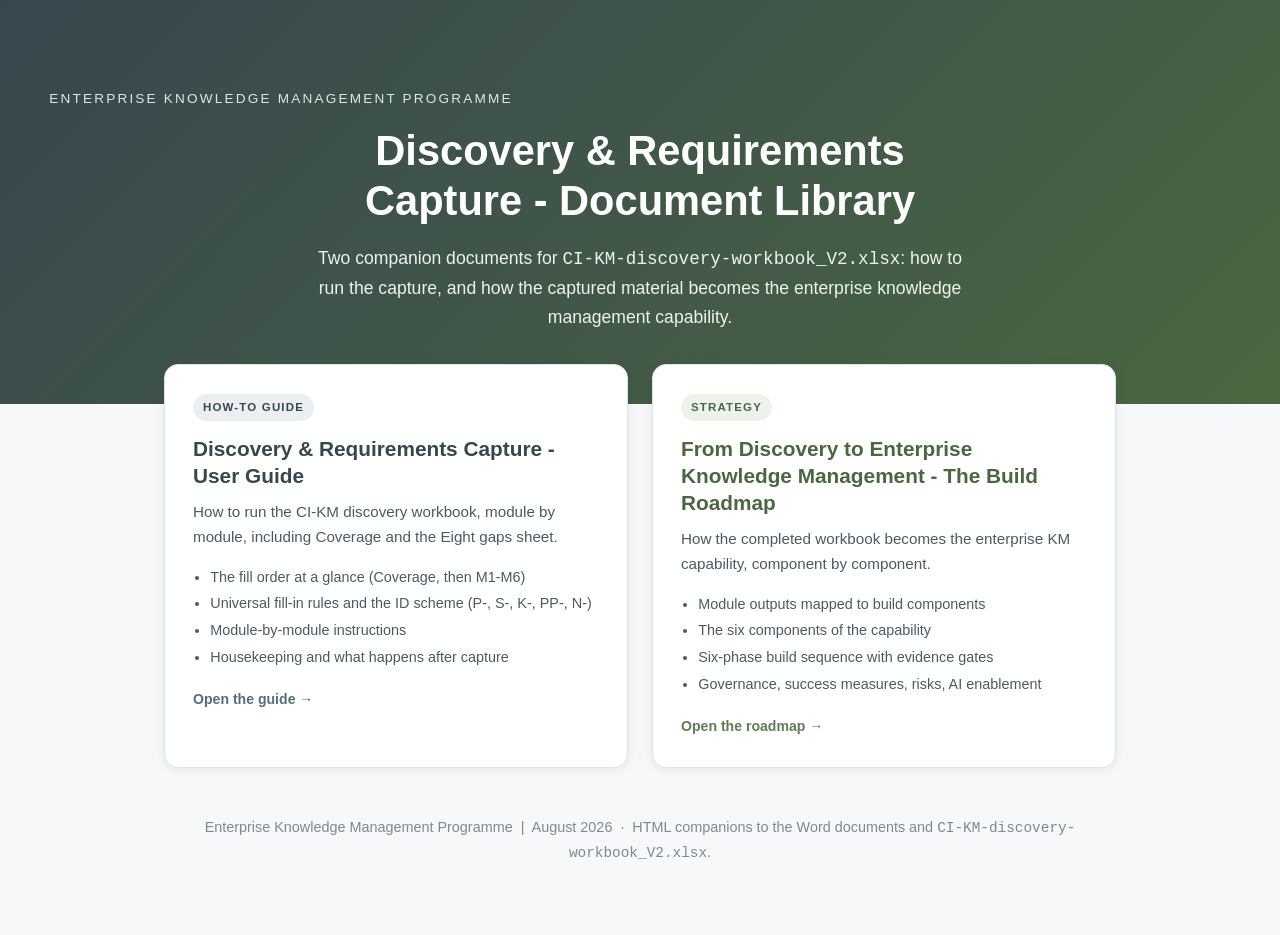
<file: EKM Discovery and Build_V2/app/index.html>
<!DOCTYPE html>
<html lang="en">
<head>
<meta charset="utf-8">
<meta name="viewport" content="width=device-width, initial-scale=1">
<title>Enterprise Knowledge Management Programme - Document Library</title>
<link rel="stylesheet" href="assets/styles.css">
</head>
<body>

<header class="landing-hero">
  <p class="kicker">Enterprise Knowledge Management Programme</p>
  <h1>Discovery &amp; Requirements Capture - Document Library</h1>
  <p>Two companion documents for <code>CI-KM-discovery-workbook_V2.xlsx</code>: how to run the capture, and how the captured material becomes the enterprise knowledge management capability.</p>
</header>

<main class="cards">

  <a class="doc-card slate" href="guide.html">
    <span class="badge">How-to guide</span>
    <h2>Discovery &amp; Requirements Capture - User Guide</h2>
    <p>How to run the CI-KM discovery workbook, module by module, including Coverage and the Eight gaps sheet.</p>
    <ul>
      <li>The fill order at a glance (Coverage, then M1-M6)</li>
      <li>Universal fill-in rules and the ID scheme (P-, S-, K-, PP-, N-)</li>
      <li>Module-by-module instructions</li>
      <li>Housekeeping and what happens after capture</li>
    </ul>
    <span class="go">Open the guide &rarr;</span>
  </a>

  <a class="doc-card green" href="roadmap.html">
    <span class="badge">Strategy</span>
    <h2>From Discovery to Enterprise Knowledge Management - The Build Roadmap</h2>
    <p>How the completed workbook becomes the enterprise KM capability, component by component.</p>
    <ul>
      <li>Module outputs mapped to build components</li>
      <li>The six components of the capability</li>
      <li>Six-phase build sequence with evidence gates</li>
      <li>Governance, success measures, risks, AI enablement</li>
    </ul>
    <span class="go">Open the roadmap &rarr;</span>
  </a>

</main>

<p class="landing-note">Enterprise Knowledge Management Programme &nbsp;|&nbsp; August 2026 &nbsp;·&nbsp; HTML companions to the Word documents and <code>CI-KM-discovery-workbook_V2.xlsx</code>.</p>

</body>
</html>
</file>
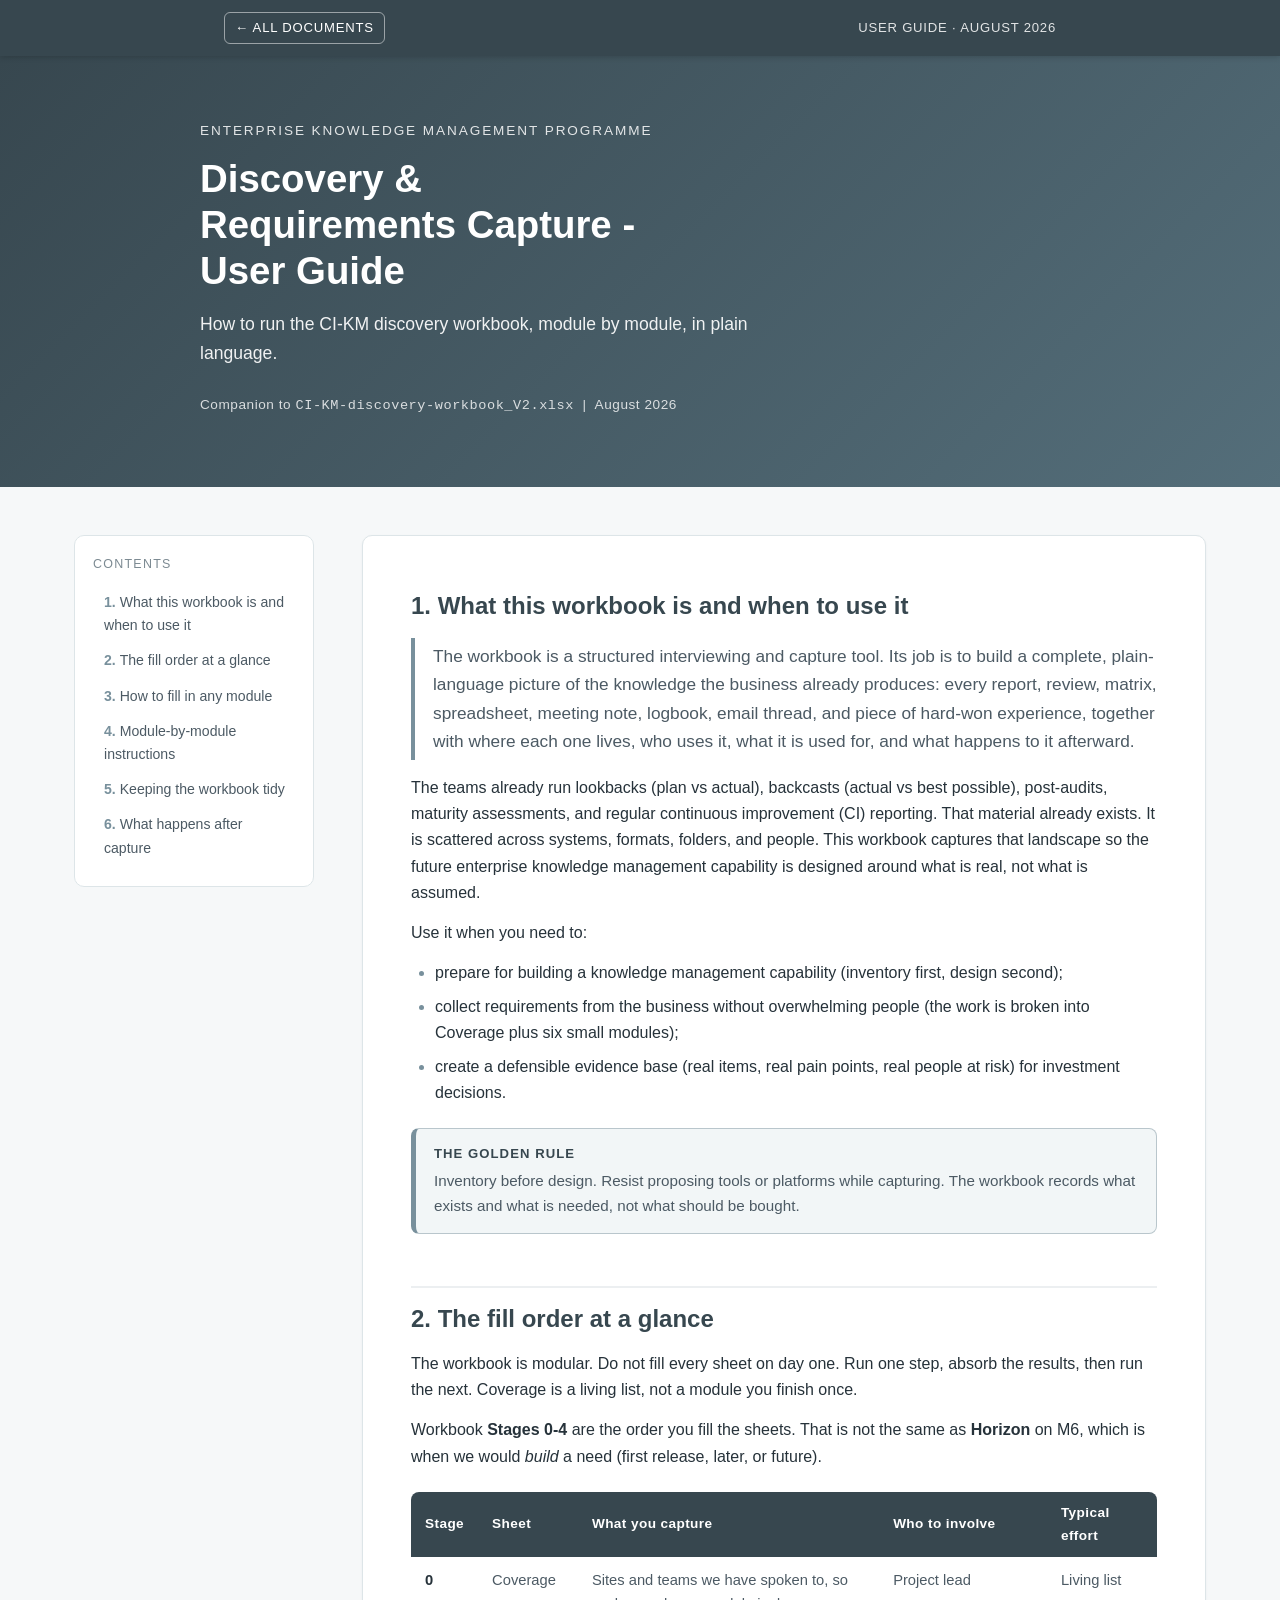
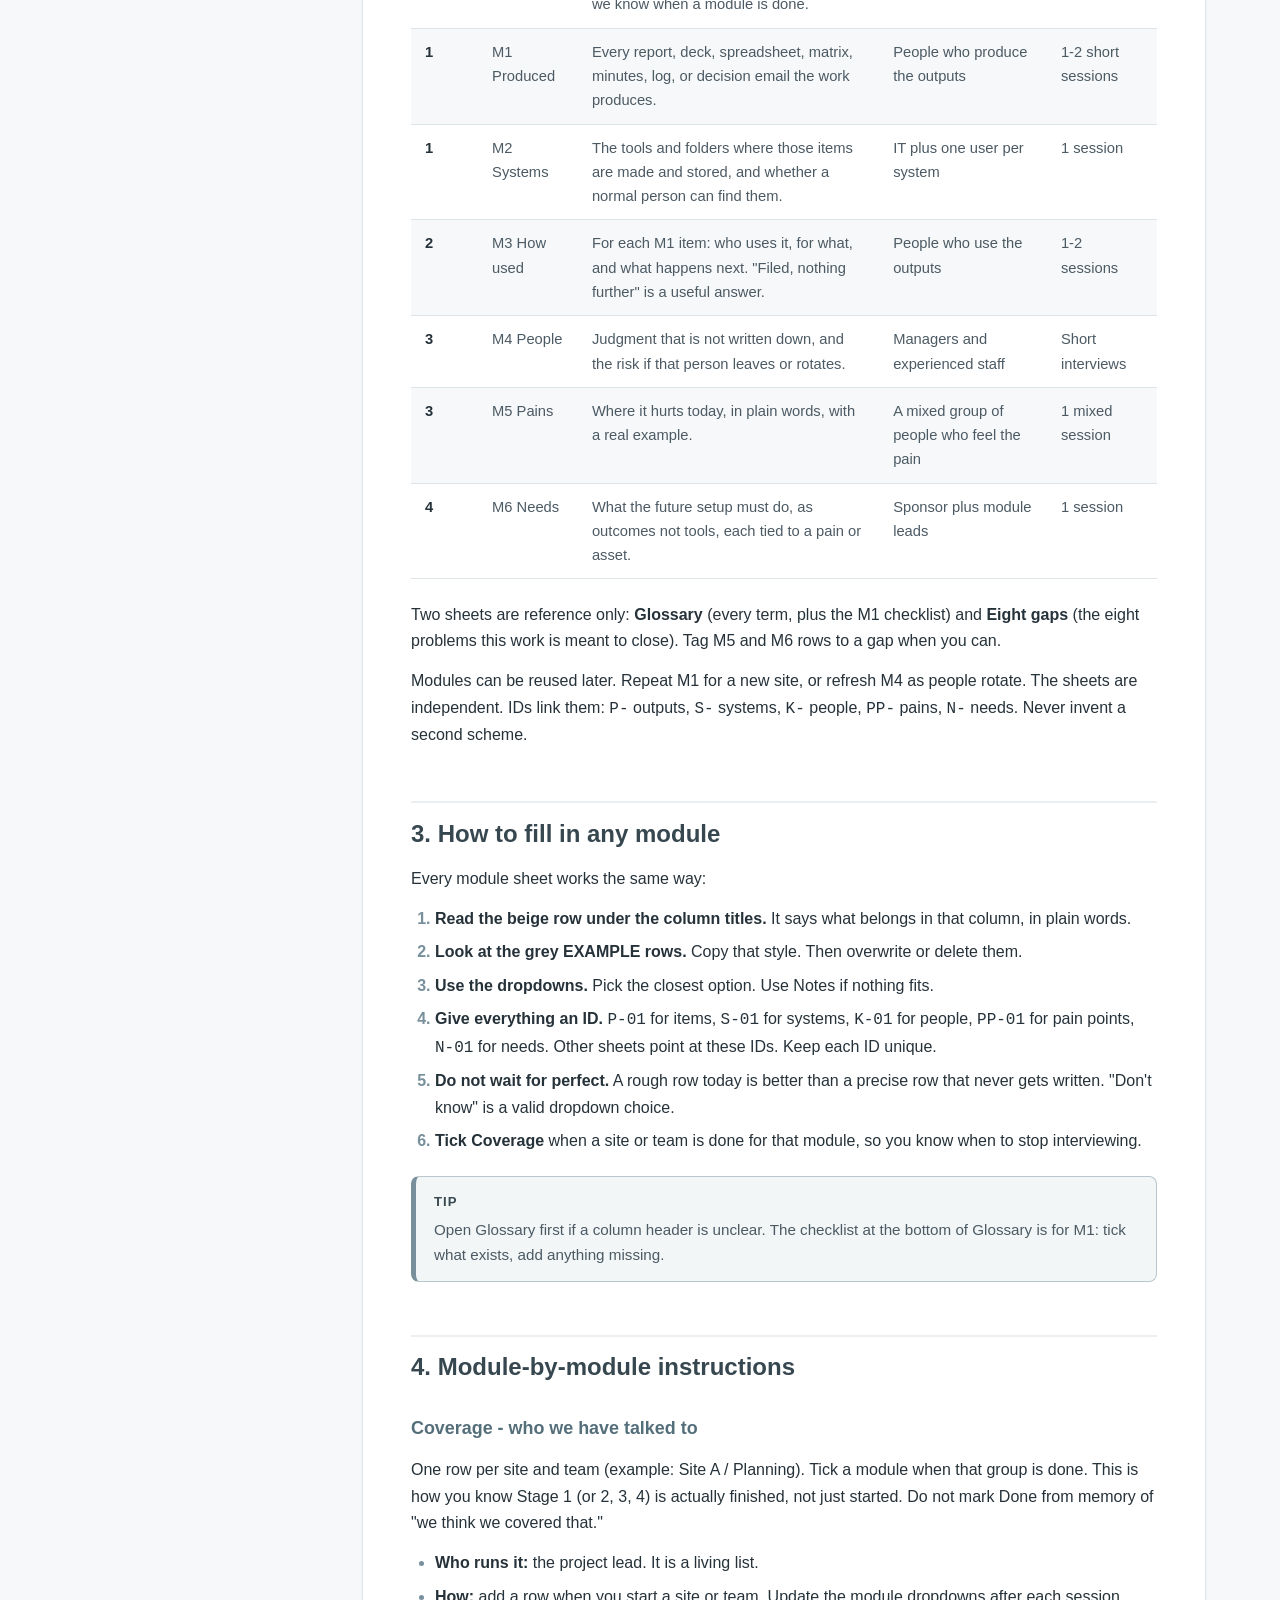
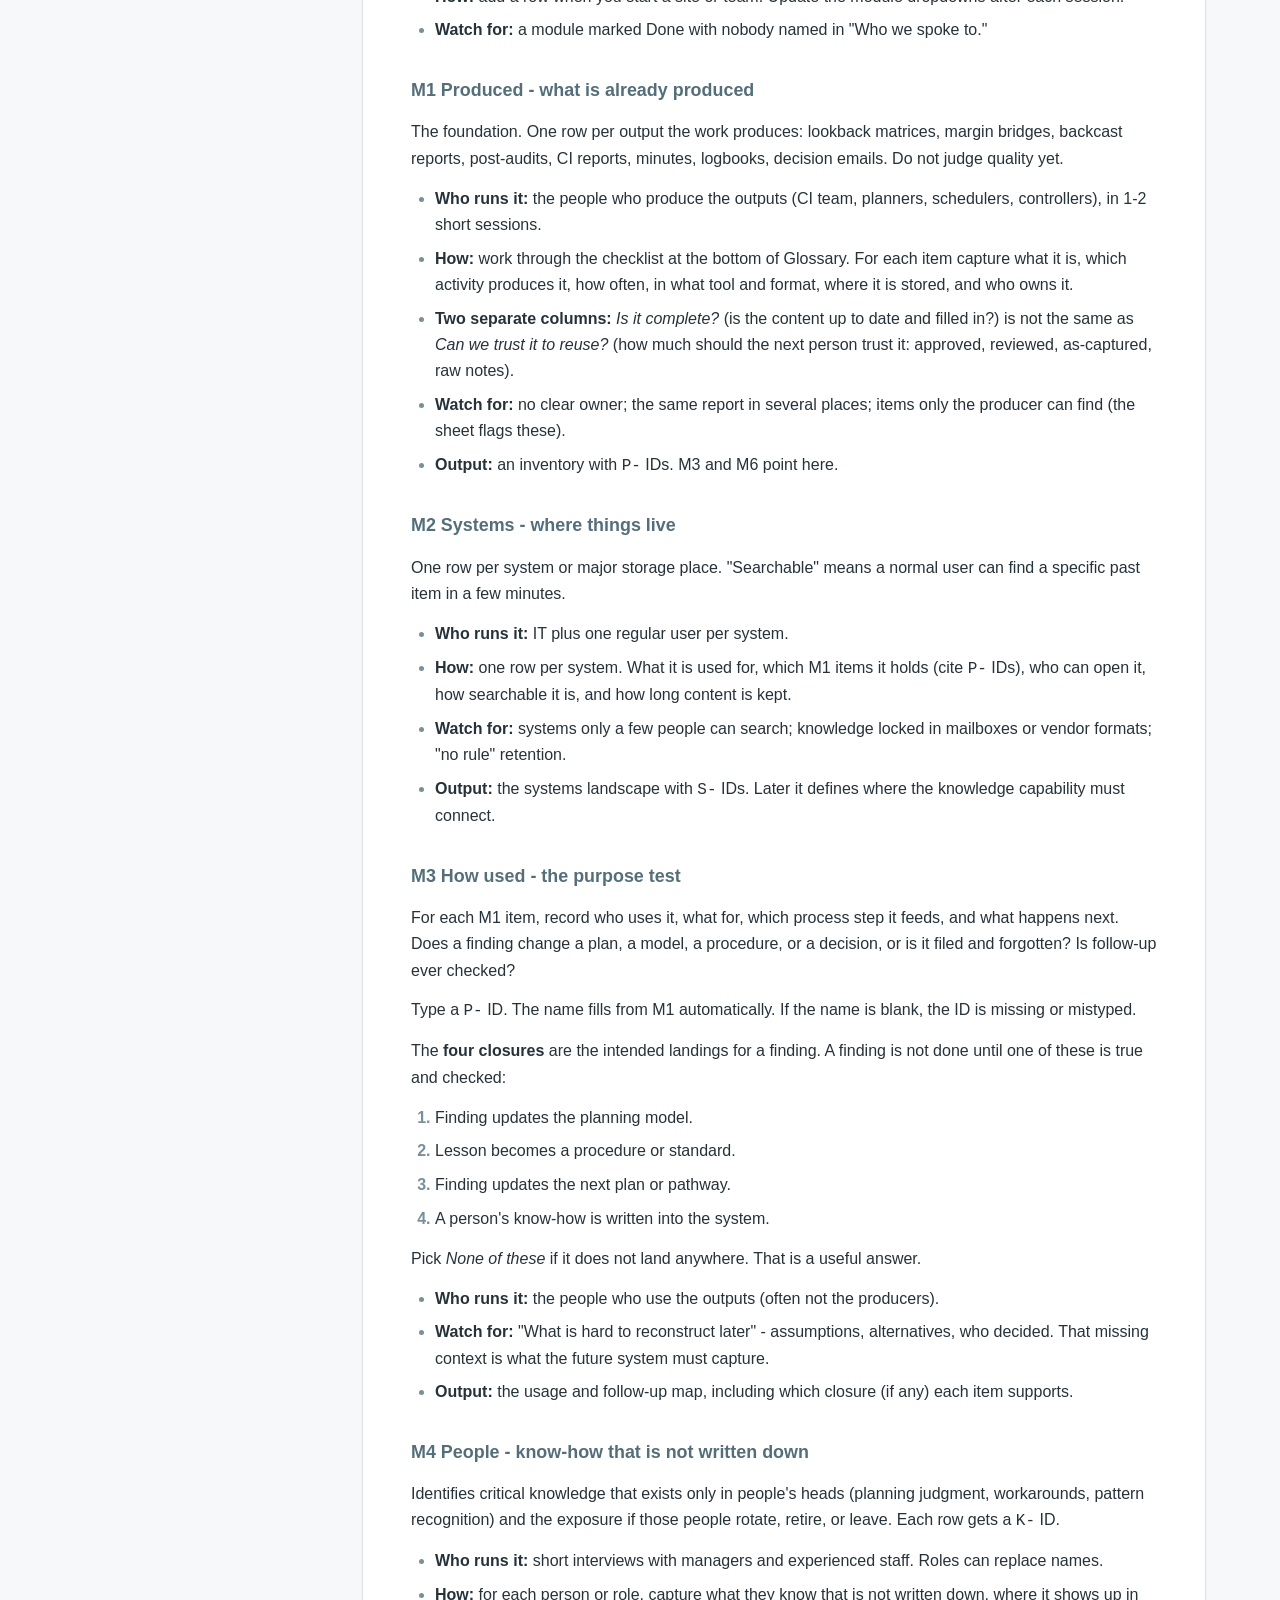
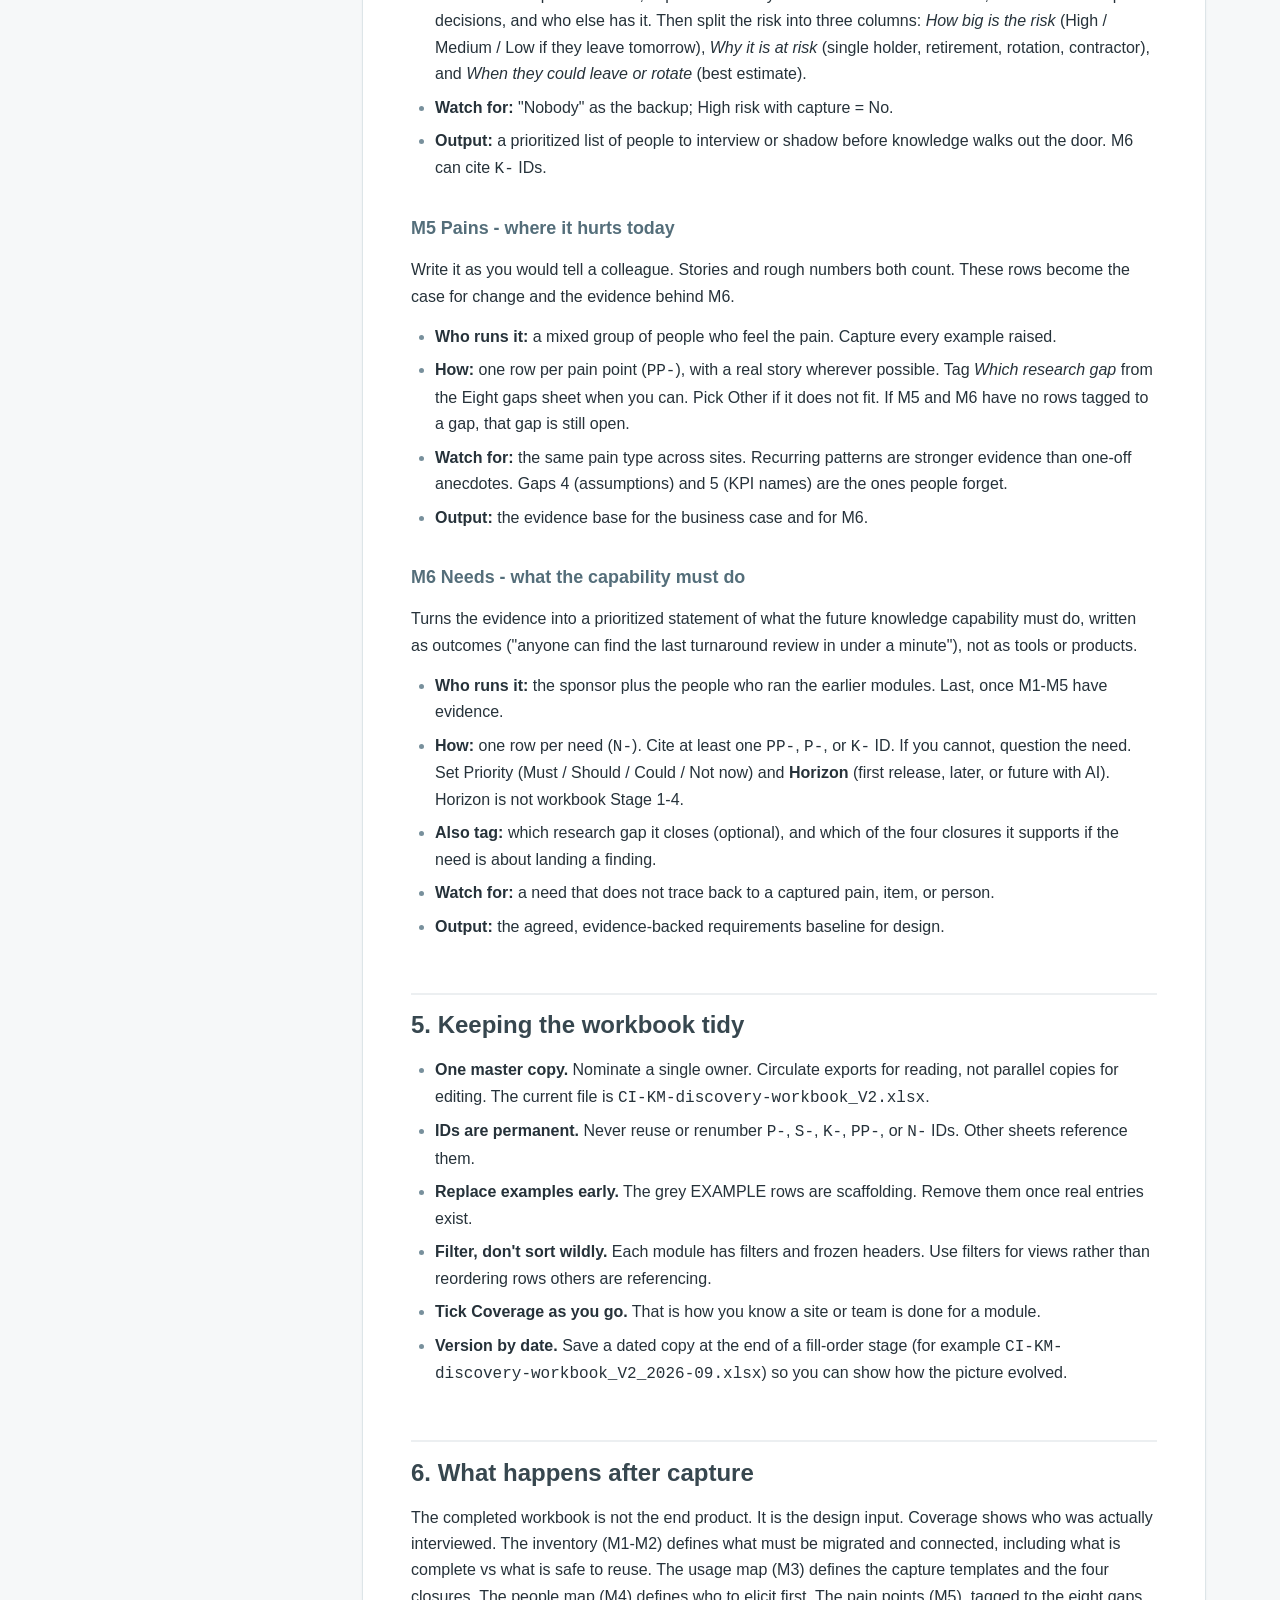
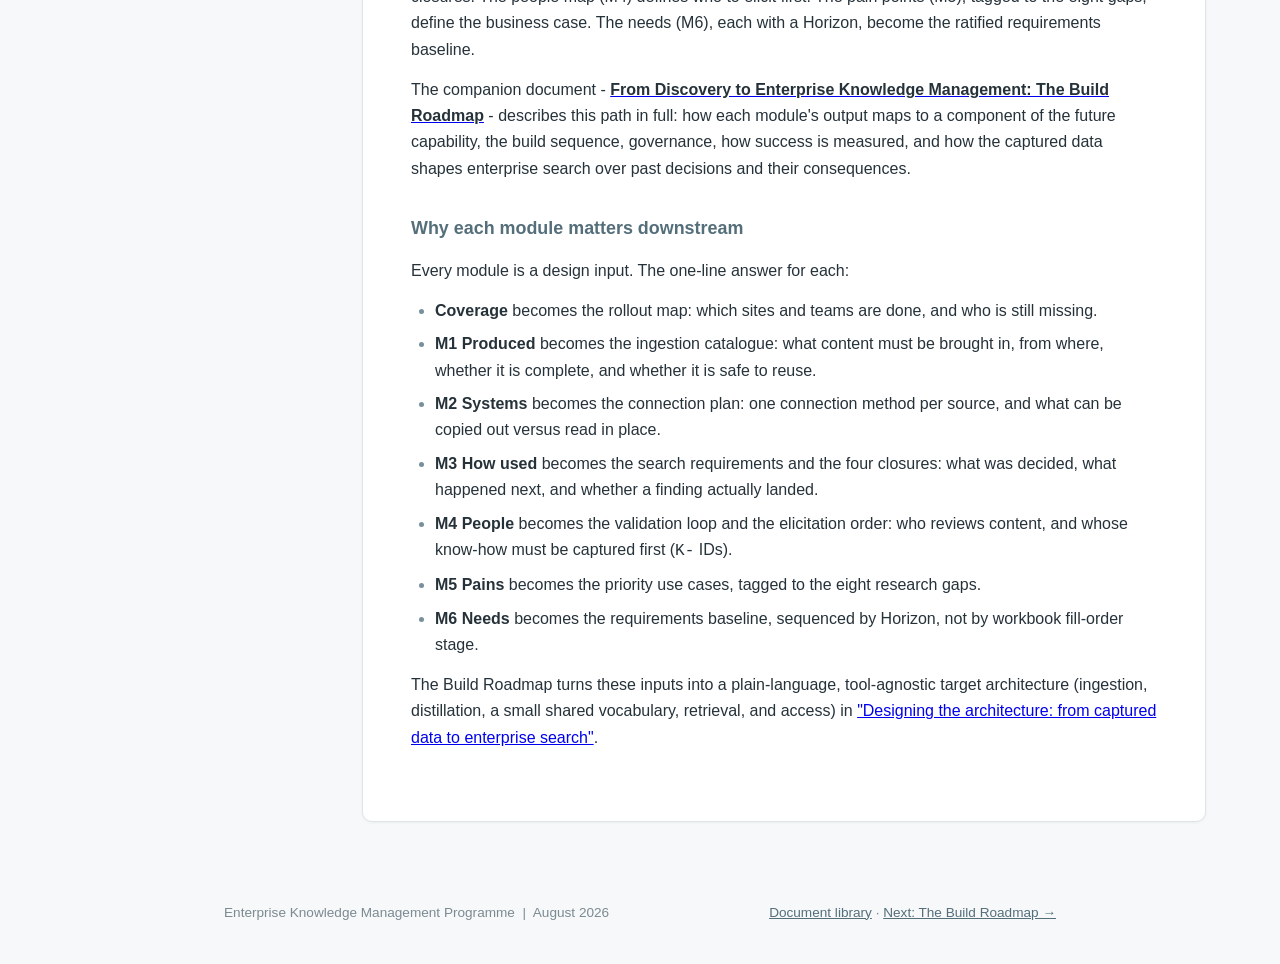
<file: EKM Discovery and Build_V2/app/guide.html>
<!DOCTYPE html>
<html lang="en" class="theme-slate">
<head>
<meta charset="utf-8">
<meta name="viewport" content="width=device-width, initial-scale=1">
<title>Discovery &amp; Requirements Capture - User Guide</title>
<link rel="stylesheet" href="assets/styles.css">
</head>
<body class="theme-slate">

<nav class="topbar">
  <div class="inner">
    <a class="home" href="index.html">&larr; All documents</a>
    <span class="spacer"></span>
    <span class="crumb">User Guide · August 2026</span>
  </div>
</nav>

<header class="hero">
  <div class="inner">
    <p class="kicker">Enterprise Knowledge Management Programme</p>
    <h1>Discovery &amp; Requirements Capture - User Guide</h1>
    <p class="sub">How to run the CI-KM discovery workbook, module by module, in plain language.</p>
    <p class="meta">Companion to <code>CI-KM-discovery-workbook_V2.xlsx</code> &nbsp;|&nbsp; August 2026</p>
  </div>
</header>

<div class="layout">

  <aside class="toc">
    <p class="toc-title">Contents</p>
    <ol>
      <li><a href="#s1">What this workbook is and when to use it</a></li>
      <li><a href="#s2">The fill order at a glance</a></li>
      <li><a href="#s3">How to fill in any module</a></li>
      <li><a href="#s4">Module-by-module instructions</a></li>
      <li><a href="#s5">Keeping the workbook tidy</a></li>
      <li><a href="#s6">What happens after capture</a></li>
    </ol>
  </aside>

  <article class="content">

    <h2 id="s1">1. What this workbook is and when to use it</h2>
    <p class="lead">The workbook is a structured interviewing and capture tool. Its job is to build a complete, plain-language picture of the knowledge the business already produces: every report, review, matrix, spreadsheet, meeting note, logbook, email thread, and piece of hard-won experience, together with where each one lives, who uses it, what it is used for, and what happens to it afterward.</p>
    <p>The teams already run lookbacks (plan vs actual), backcasts (actual vs best possible), post-audits, maturity assessments, and regular continuous improvement (CI) reporting. That material already exists. It is scattered across systems, formats, folders, and people. This workbook captures that landscape so the future enterprise knowledge management capability is designed around what is real, not what is assumed.</p>
    <p>Use it when you need to:</p>
    <ul>
      <li>prepare for building a knowledge management capability (inventory first, design second);</li>
      <li>collect requirements from the business without overwhelming people (the work is broken into Coverage plus six small modules);</li>
      <li>create a defensible evidence base (real items, real pain points, real people at risk) for investment decisions.</li>
    </ul>
    <div class="tip">
      <span class="tip-label">The golden rule</span>
      Inventory before design. Resist proposing tools or platforms while capturing. The workbook records what exists and what is needed, not what should be bought.
    </div>

    <h2 id="s2">2. The fill order at a glance</h2>
    <p>The workbook is modular. Do not fill every sheet on day one. Run one step, absorb the results, then run the next. Coverage is a living list, not a module you finish once.</p>
    <p>Workbook <strong>Stages 0-4</strong> are the order you fill the sheets. That is not the same as <strong>Horizon</strong> on M6, which is when we would <em>build</em> a need (first release, later, or future).</p>
    <div class="table-wrap">
      <table>
        <thead>
          <tr><th>Stage</th><th>Sheet</th><th>What you capture</th><th>Who to involve</th><th>Typical effort</th></tr>
        </thead>
        <tbody>
          <tr><td>0</td><td>Coverage</td><td>Sites and teams we have spoken to, so we know when a module is done.</td><td>Project lead</td><td>Living list</td></tr>
          <tr><td>1</td><td>M1 Produced</td><td>Every report, deck, spreadsheet, matrix, minutes, log, or decision email the work produces.</td><td>People who produce the outputs</td><td>1-2 short sessions</td></tr>
          <tr><td>1</td><td>M2 Systems</td><td>The tools and folders where those items are made and stored, and whether a normal person can find them.</td><td>IT plus one user per system</td><td>1 session</td></tr>
          <tr><td>2</td><td>M3 How used</td><td>For each M1 item: who uses it, for what, and what happens next. "Filed, nothing further" is a useful answer.</td><td>People who use the outputs</td><td>1-2 sessions</td></tr>
          <tr><td>3</td><td>M4 People</td><td>Judgment that is not written down, and the risk if that person leaves or rotates.</td><td>Managers and experienced staff</td><td>Short interviews</td></tr>
          <tr><td>3</td><td>M5 Pains</td><td>Where it hurts today, in plain words, with a real example.</td><td>A mixed group of people who feel the pain</td><td>1 mixed session</td></tr>
          <tr><td>4</td><td>M6 Needs</td><td>What the future setup must do, as outcomes not tools, each tied to a pain or asset.</td><td>Sponsor plus module leads</td><td>1 session</td></tr>
        </tbody>
      </table>
    </div>
    <p>Two sheets are reference only: <strong>Glossary</strong> (every term, plus the M1 checklist) and <strong>Eight gaps</strong> (the eight problems this work is meant to close). Tag M5 and M6 rows to a gap when you can.</p>
    <p>Modules can be reused later. Repeat M1 for a new site, or refresh M4 as people rotate. The sheets are independent. IDs link them: <code>P-</code> outputs, <code>S-</code> systems, <code>K-</code> people, <code>PP-</code> pains, <code>N-</code> needs. Never invent a second scheme.</p>

    <h2 id="s3">3. How to fill in any module</h2>
    <p>Every module sheet works the same way:</p>
    <ol>
      <li><strong>Read the beige row under the column titles.</strong> It says what belongs in that column, in plain words.</li>
      <li><strong>Look at the grey EXAMPLE rows.</strong> Copy that style. Then overwrite or delete them.</li>
      <li><strong>Use the dropdowns.</strong> Pick the closest option. Use Notes if nothing fits.</li>
      <li><strong>Give everything an ID.</strong> <code>P-01</code> for items, <code>S-01</code> for systems, <code>K-01</code> for people, <code>PP-01</code> for pain points, <code>N-01</code> for needs. Other sheets point at these IDs. Keep each ID unique.</li>
      <li><strong>Do not wait for perfect.</strong> A rough row today is better than a precise row that never gets written. "Don't know" is a valid dropdown choice.</li>
      <li><strong>Tick Coverage</strong> when a site or team is done for that module, so you know when to stop interviewing.</li>
    </ol>
    <div class="tip">
      <span class="tip-label">Tip</span>
      Open Glossary first if a column header is unclear. The checklist at the bottom of Glossary is for M1: tick what exists, add anything missing.
    </div>

    <h2 id="s4">4. Module-by-module instructions</h2>

    <h3>Coverage - who we have talked to</h3>
    <p>One row per site and team (example: Site A / Planning). Tick a module when that group is done. This is how you know Stage 1 (or 2, 3, 4) is actually finished, not just started. Do not mark Done from memory of "we think we covered that."</p>
    <ul>
      <li><strong>Who runs it:</strong> the project lead. It is a living list.</li>
      <li><strong>How:</strong> add a row when you start a site or team. Update the module dropdowns after each session.</li>
      <li><strong>Watch for:</strong> a module marked Done with nobody named in "Who we spoke to."</li>
    </ul>

    <h3>M1 Produced - what is already produced</h3>
    <p>The foundation. One row per output the work produces: lookback matrices, margin bridges, backcast reports, post-audits, CI reports, minutes, logbooks, decision emails. Do not judge quality yet.</p>
    <ul>
      <li><strong>Who runs it:</strong> the people who produce the outputs (CI team, planners, schedulers, controllers), in 1-2 short sessions.</li>
      <li><strong>How:</strong> work through the checklist at the bottom of Glossary. For each item capture what it is, which activity produces it, how often, in what tool and format, where it is stored, and who owns it.</li>
      <li><strong>Two separate columns:</strong> <em>Is it complete?</em> (is the content up to date and filled in?) is not the same as <em>Can we trust it to reuse?</em> (how much should the next person trust it: approved, reviewed, as-captured, raw notes).</li>
      <li><strong>Watch for:</strong> no clear owner; the same report in several places; items only the producer can find (the sheet flags these).</li>
      <li><strong>Output:</strong> an inventory with <code>P-</code> IDs. M3 and M6 point here.</li>
    </ul>

    <h3>M2 Systems - where things live</h3>
    <p>One row per system or major storage place. "Searchable" means a normal user can find a specific past item in a few minutes.</p>
    <ul>
      <li><strong>Who runs it:</strong> IT plus one regular user per system.</li>
      <li><strong>How:</strong> one row per system. What it is used for, which M1 items it holds (cite <code>P-</code> IDs), who can open it, how searchable it is, and how long content is kept.</li>
      <li><strong>Watch for:</strong> systems only a few people can search; knowledge locked in mailboxes or vendor formats; "no rule" retention.</li>
      <li><strong>Output:</strong> the systems landscape with <code>S-</code> IDs. Later it defines where the knowledge capability must connect.</li>
    </ul>

    <h3>M3 How used - the purpose test</h3>
    <p>For each M1 item, record who uses it, what for, which process step it feeds, and what happens next. Does a finding change a plan, a model, a procedure, or a decision, or is it filed and forgotten? Is follow-up ever checked?</p>
    <p>Type a <code>P-</code> ID. The name fills from M1 automatically. If the name is blank, the ID is missing or mistyped.</p>
    <p>The <strong>four closures</strong> are the intended landings for a finding. A finding is not done until one of these is true and checked:</p>
    <ol>
      <li>Finding updates the planning model.</li>
      <li>Lesson becomes a procedure or standard.</li>
      <li>Finding updates the next plan or pathway.</li>
      <li>A person's know-how is written into the system.</li>
    </ol>
    <p>Pick <em>None of these</em> if it does not land anywhere. That is a useful answer.</p>
    <ul>
      <li><strong>Who runs it:</strong> the people who use the outputs (often not the producers).</li>
      <li><strong>Watch for:</strong> "What is hard to reconstruct later" - assumptions, alternatives, who decided. That missing context is what the future system must capture.</li>
      <li><strong>Output:</strong> the usage and follow-up map, including which closure (if any) each item supports.</li>
    </ul>

    <h3>M4 People - know-how that is not written down</h3>
    <p>Identifies critical knowledge that exists only in people's heads (planning judgment, workarounds, pattern recognition) and the exposure if those people rotate, retire, or leave. Each row gets a <code>K-</code> ID.</p>
    <ul>
      <li><strong>Who runs it:</strong> short interviews with managers and experienced staff. Roles can replace names.</li>
      <li><strong>How:</strong> for each person or role, capture what they know that is not written down, where it shows up in decisions, and who else has it. Then split the risk into three columns: <em>How big is the risk</em> (High / Medium / Low if they leave tomorrow), <em>Why it is at risk</em> (single holder, retirement, rotation, contractor), and <em>When they could leave or rotate</em> (best estimate).</li>
      <li><strong>Watch for:</strong> "Nobody" as the backup; High risk with capture = No.</li>
      <li><strong>Output:</strong> a prioritized list of people to interview or shadow before knowledge walks out the door. M6 can cite <code>K-</code> IDs.</li>
    </ul>

    <h3>M5 Pains - where it hurts today</h3>
    <p>Write it as you would tell a colleague. Stories and rough numbers both count. These rows become the case for change and the evidence behind M6.</p>
    <ul>
      <li><strong>Who runs it:</strong> a mixed group of people who feel the pain. Capture every example raised.</li>
      <li><strong>How:</strong> one row per pain point (<code>PP-</code>), with a real story wherever possible. Tag <em>Which research gap</em> from the Eight gaps sheet when you can. Pick Other if it does not fit. If M5 and M6 have no rows tagged to a gap, that gap is still open.</li>
      <li><strong>Watch for:</strong> the same pain type across sites. Recurring patterns are stronger evidence than one-off anecdotes. Gaps 4 (assumptions) and 5 (KPI names) are the ones people forget.</li>
      <li><strong>Output:</strong> the evidence base for the business case and for M6.</li>
    </ul>

    <h3>M6 Needs - what the capability must do</h3>
    <p>Turns the evidence into a prioritized statement of what the future knowledge capability must do, written as outcomes ("anyone can find the last turnaround review in under a minute"), not as tools or products.</p>
    <ul>
      <li><strong>Who runs it:</strong> the sponsor plus the people who ran the earlier modules. Last, once M1-M5 have evidence.</li>
      <li><strong>How:</strong> one row per need (<code>N-</code>). Cite at least one <code>PP-</code>, <code>P-</code>, or <code>K-</code> ID. If you cannot, question the need. Set Priority (Must / Should / Could / Not now) and <strong>Horizon</strong> (first release, later, or future with AI). Horizon is not workbook Stage 1-4.</li>
      <li><strong>Also tag:</strong> which research gap it closes (optional), and which of the four closures it supports if the need is about landing a finding.</li>
      <li><strong>Watch for:</strong> a need that does not trace back to a captured pain, item, or person.</li>
      <li><strong>Output:</strong> the agreed, evidence-backed requirements baseline for design.</li>
    </ul>

    <h2 id="s5">5. Keeping the workbook tidy</h2>
    <ul>
      <li><strong>One master copy.</strong> Nominate a single owner. Circulate exports for reading, not parallel copies for editing. The current file is <code>CI-KM-discovery-workbook_V2.xlsx</code>.</li>
      <li><strong>IDs are permanent.</strong> Never reuse or renumber <code>P-</code>, <code>S-</code>, <code>K-</code>, <code>PP-</code>, or <code>N-</code> IDs. Other sheets reference them.</li>
      <li><strong>Replace examples early.</strong> The grey EXAMPLE rows are scaffolding. Remove them once real entries exist.</li>
      <li><strong>Filter, don't sort wildly.</strong> Each module has filters and frozen headers. Use filters for views rather than reordering rows others are referencing.</li>
      <li><strong>Tick Coverage as you go.</strong> That is how you know a site or team is done for a module.</li>
      <li><strong>Version by date.</strong> Save a dated copy at the end of a fill-order stage (for example <code>CI-KM-discovery-workbook_V2_2026-09.xlsx</code>) so you can show how the picture evolved.</li>
    </ul>

    <h2 id="s6">6. What happens after capture</h2>
    <p>The completed workbook is not the end product. It is the design input. Coverage shows who was actually interviewed. The inventory (M1-M2) defines what must be migrated and connected, including what is complete vs what is safe to reuse. The usage map (M3) defines the capture templates and the four closures. The people map (M4) defines who to elicit first. The pain points (M5), tagged to the eight gaps, define the business case. The needs (M6), each with a Horizon, become the ratified requirements baseline.</p>
    <p>The companion document - <a href="roadmap.html"><strong>From Discovery to Enterprise Knowledge Management: The Build Roadmap</strong></a> - describes this path in full: how each module's output maps to a component of the future capability, the build sequence, governance, how success is measured, and how the captured data shapes enterprise search over past decisions and their consequences.</p>

    <h3>Why each module matters downstream</h3>
    <p>Every module is a design input. The one-line answer for each:</p>
    <ul>
      <li><strong>Coverage</strong> becomes the rollout map: which sites and teams are done, and who is still missing.</li>
      <li><strong>M1 Produced</strong> becomes the ingestion catalogue: what content must be brought in, from where, whether it is complete, and whether it is safe to reuse.</li>
      <li><strong>M2 Systems</strong> becomes the connection plan: one connection method per source, and what can be copied out versus read in place.</li>
      <li><strong>M3 How used</strong> becomes the search requirements and the four closures: what was decided, what happened next, and whether a finding actually landed.</li>
      <li><strong>M4 People</strong> becomes the validation loop and the elicitation order: who reviews content, and whose know-how must be captured first (<code>K-</code> IDs).</li>
      <li><strong>M5 Pains</strong> becomes the priority use cases, tagged to the eight research gaps.</li>
      <li><strong>M6 Needs</strong> becomes the requirements baseline, sequenced by Horizon, not by workbook fill-order stage.</li>
    </ul>
    <p>The Build Roadmap turns these inputs into a plain-language, tool-agnostic target architecture (ingestion, distillation, a small shared vocabulary, retrieval, and access) in <a href="roadmap.html#s4">"Designing the architecture: from captured data to enterprise search"</a>.</p>

  </article>
</div>

<footer class="pagefoot">
  <span>Enterprise Knowledge Management Programme &nbsp;|&nbsp; August 2026</span>
  <span><a href="index.html">Document library</a> · <a href="roadmap.html">Next: The Build Roadmap &rarr;</a></span>
</footer>

</body>
</html>
</file>
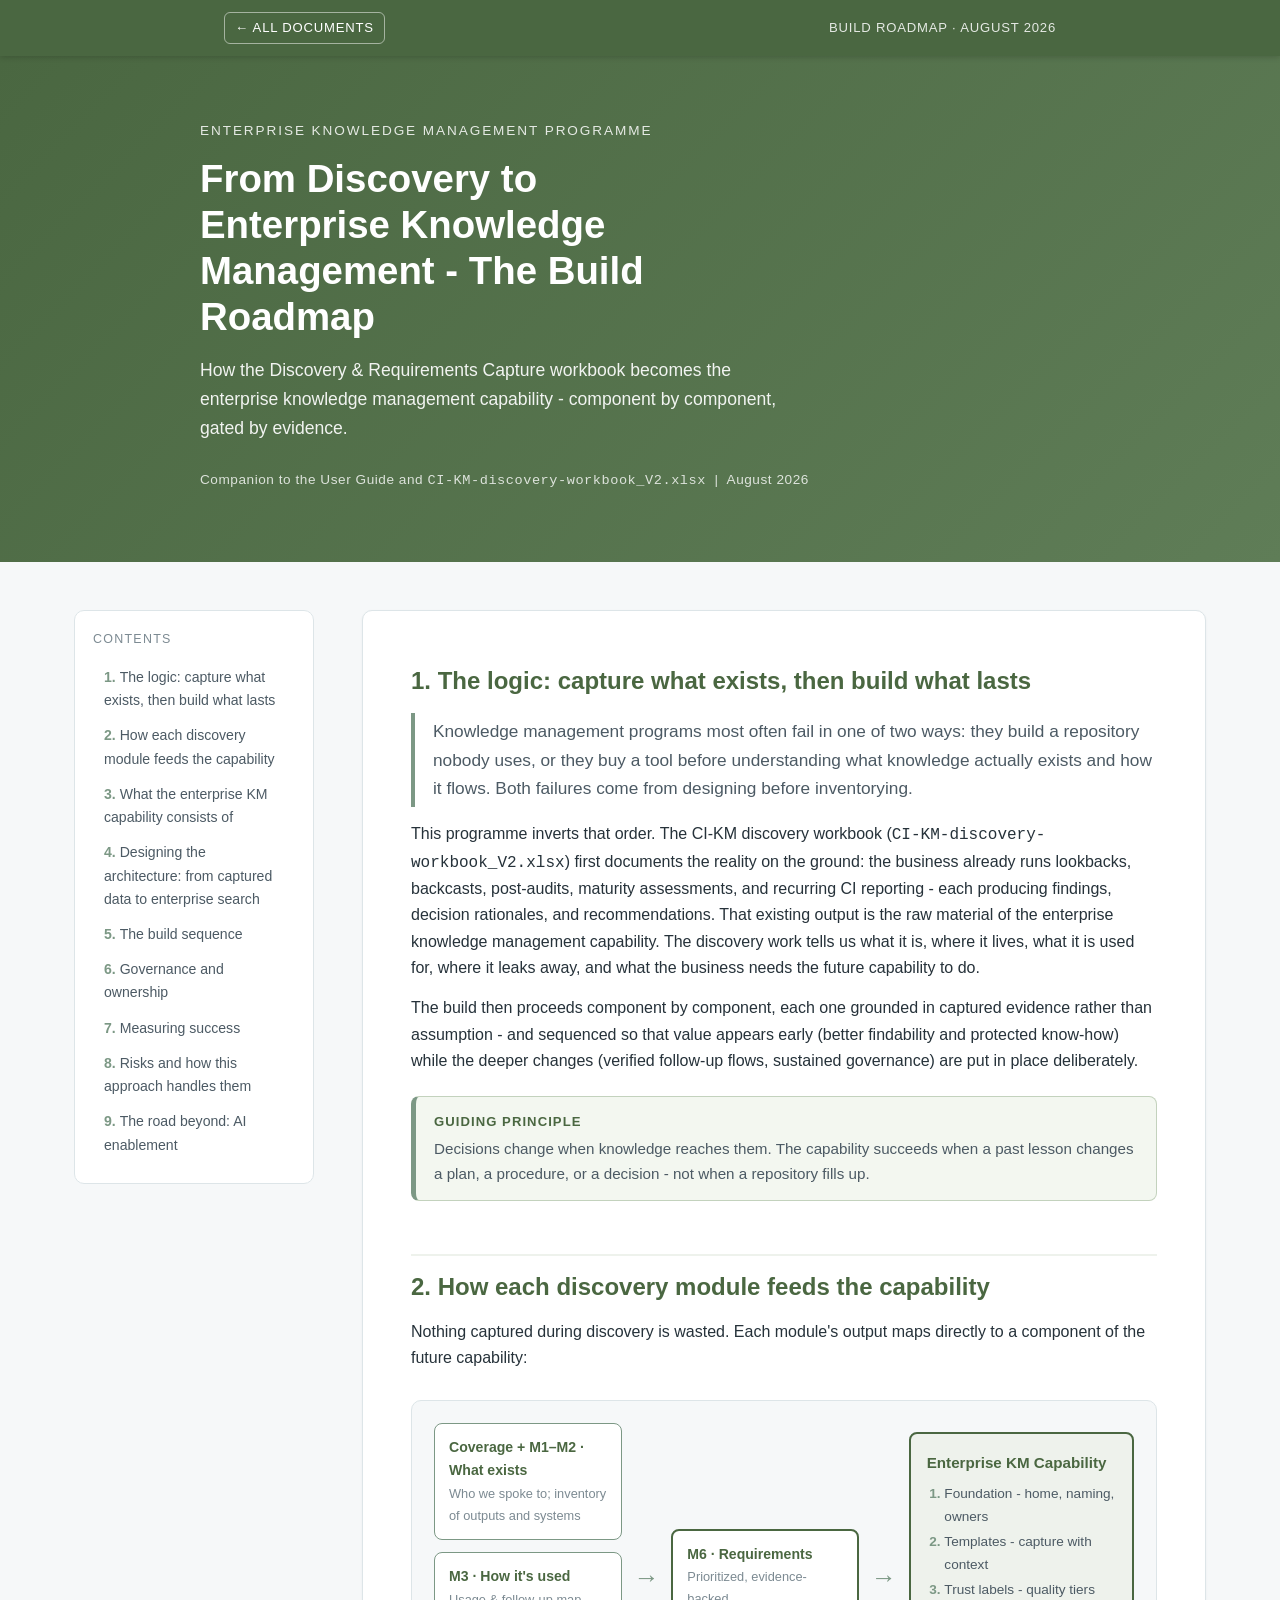
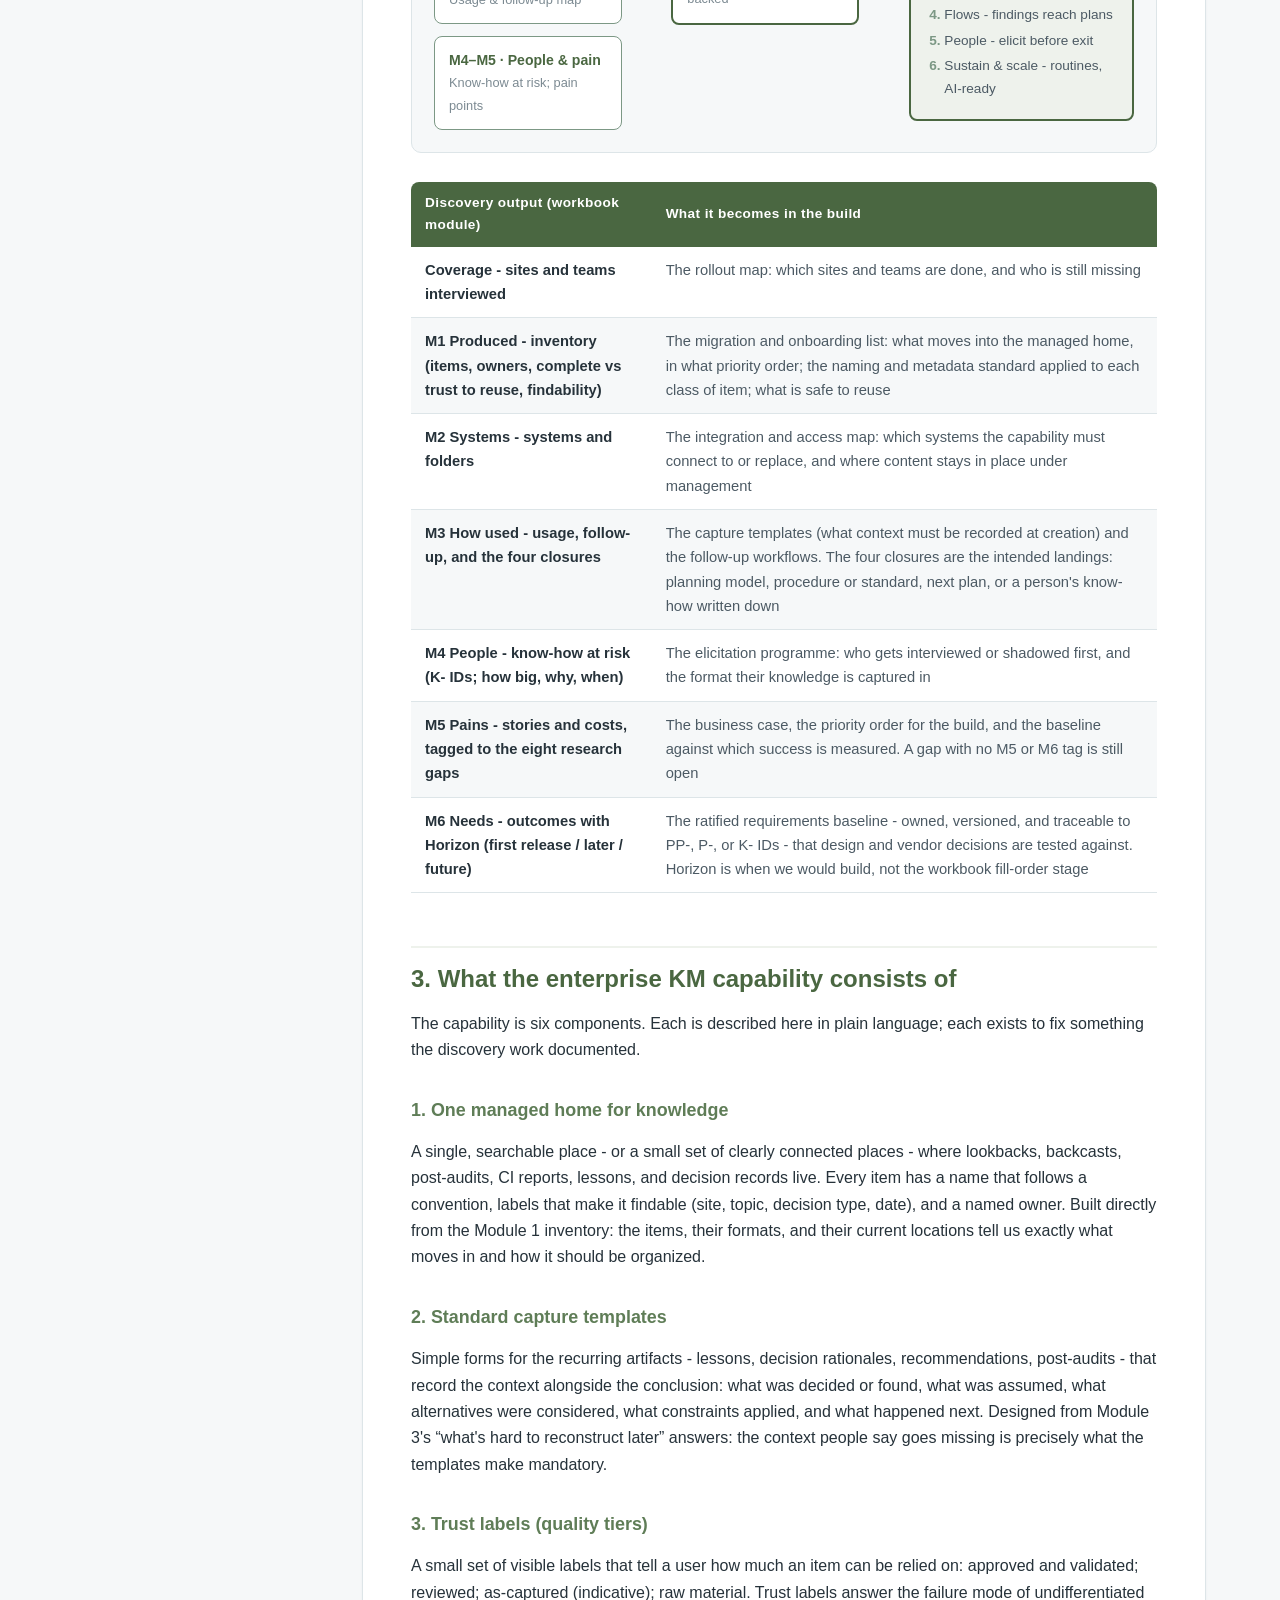
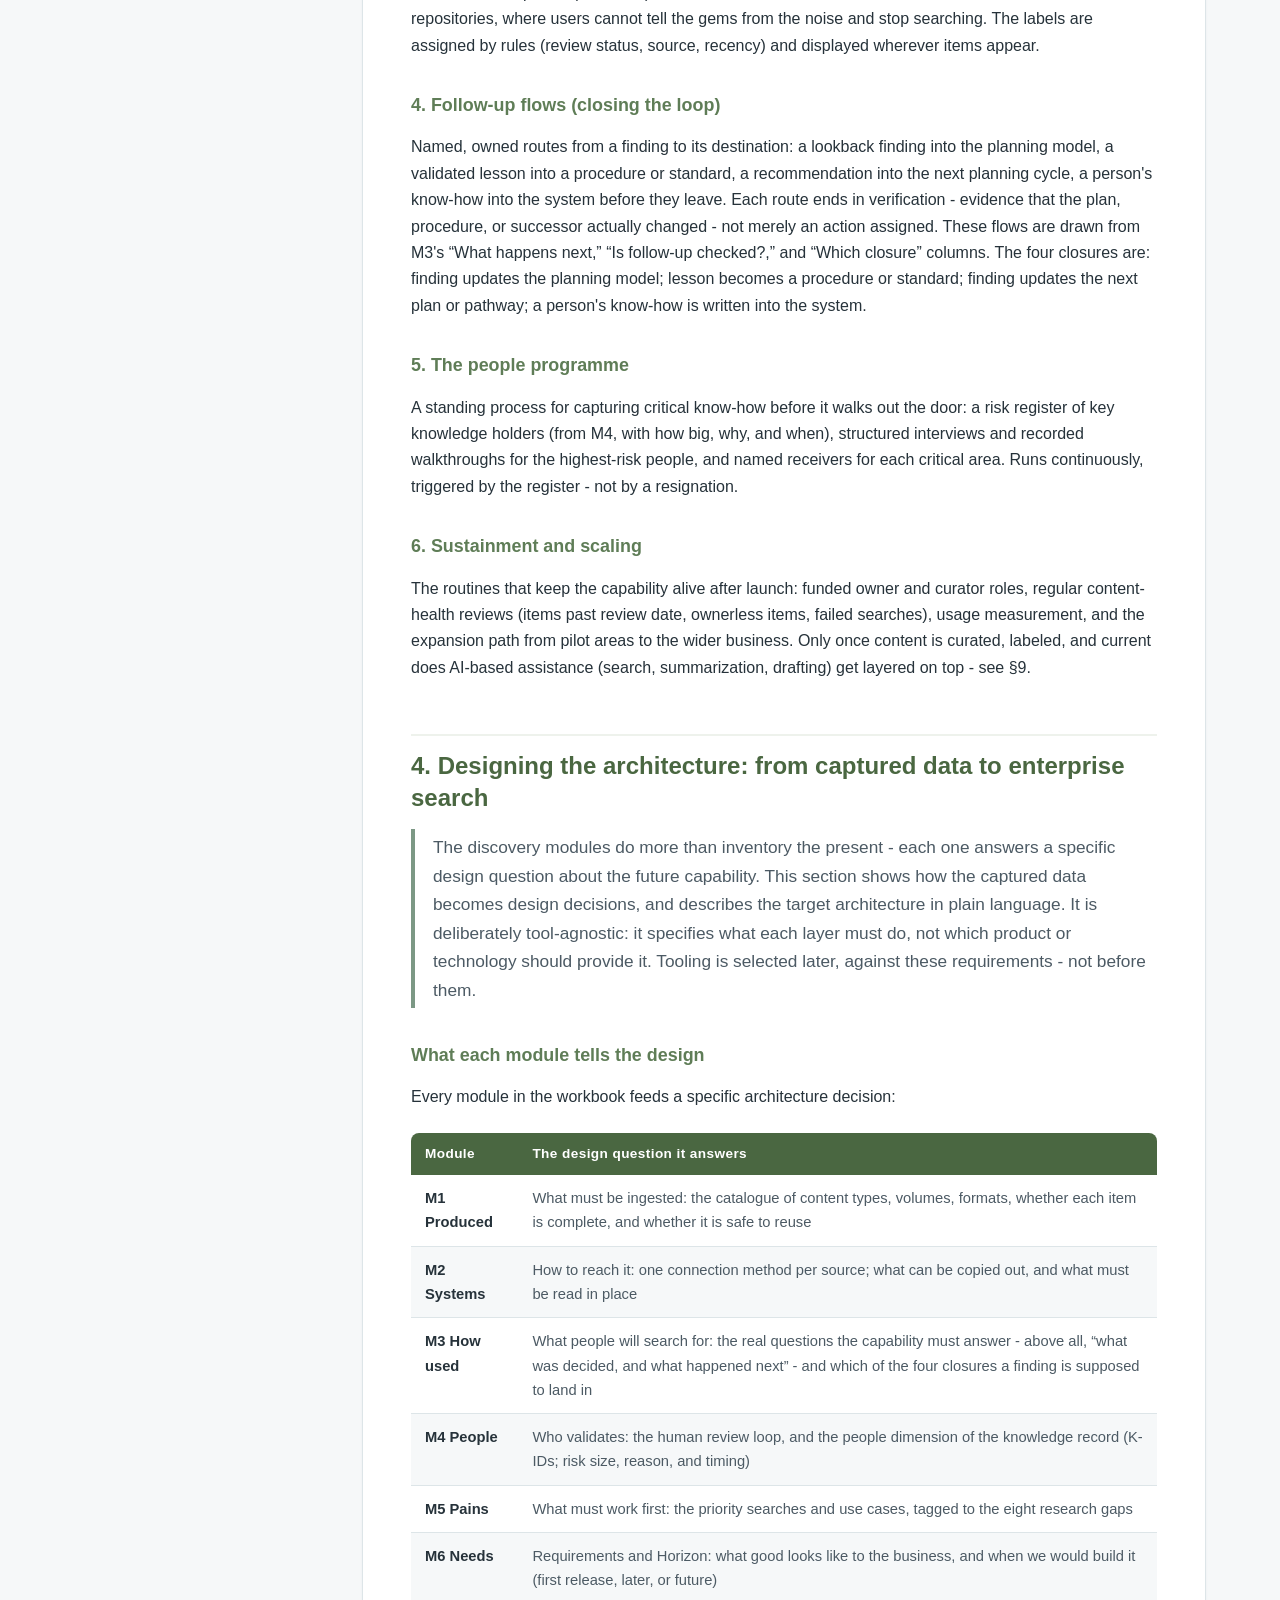
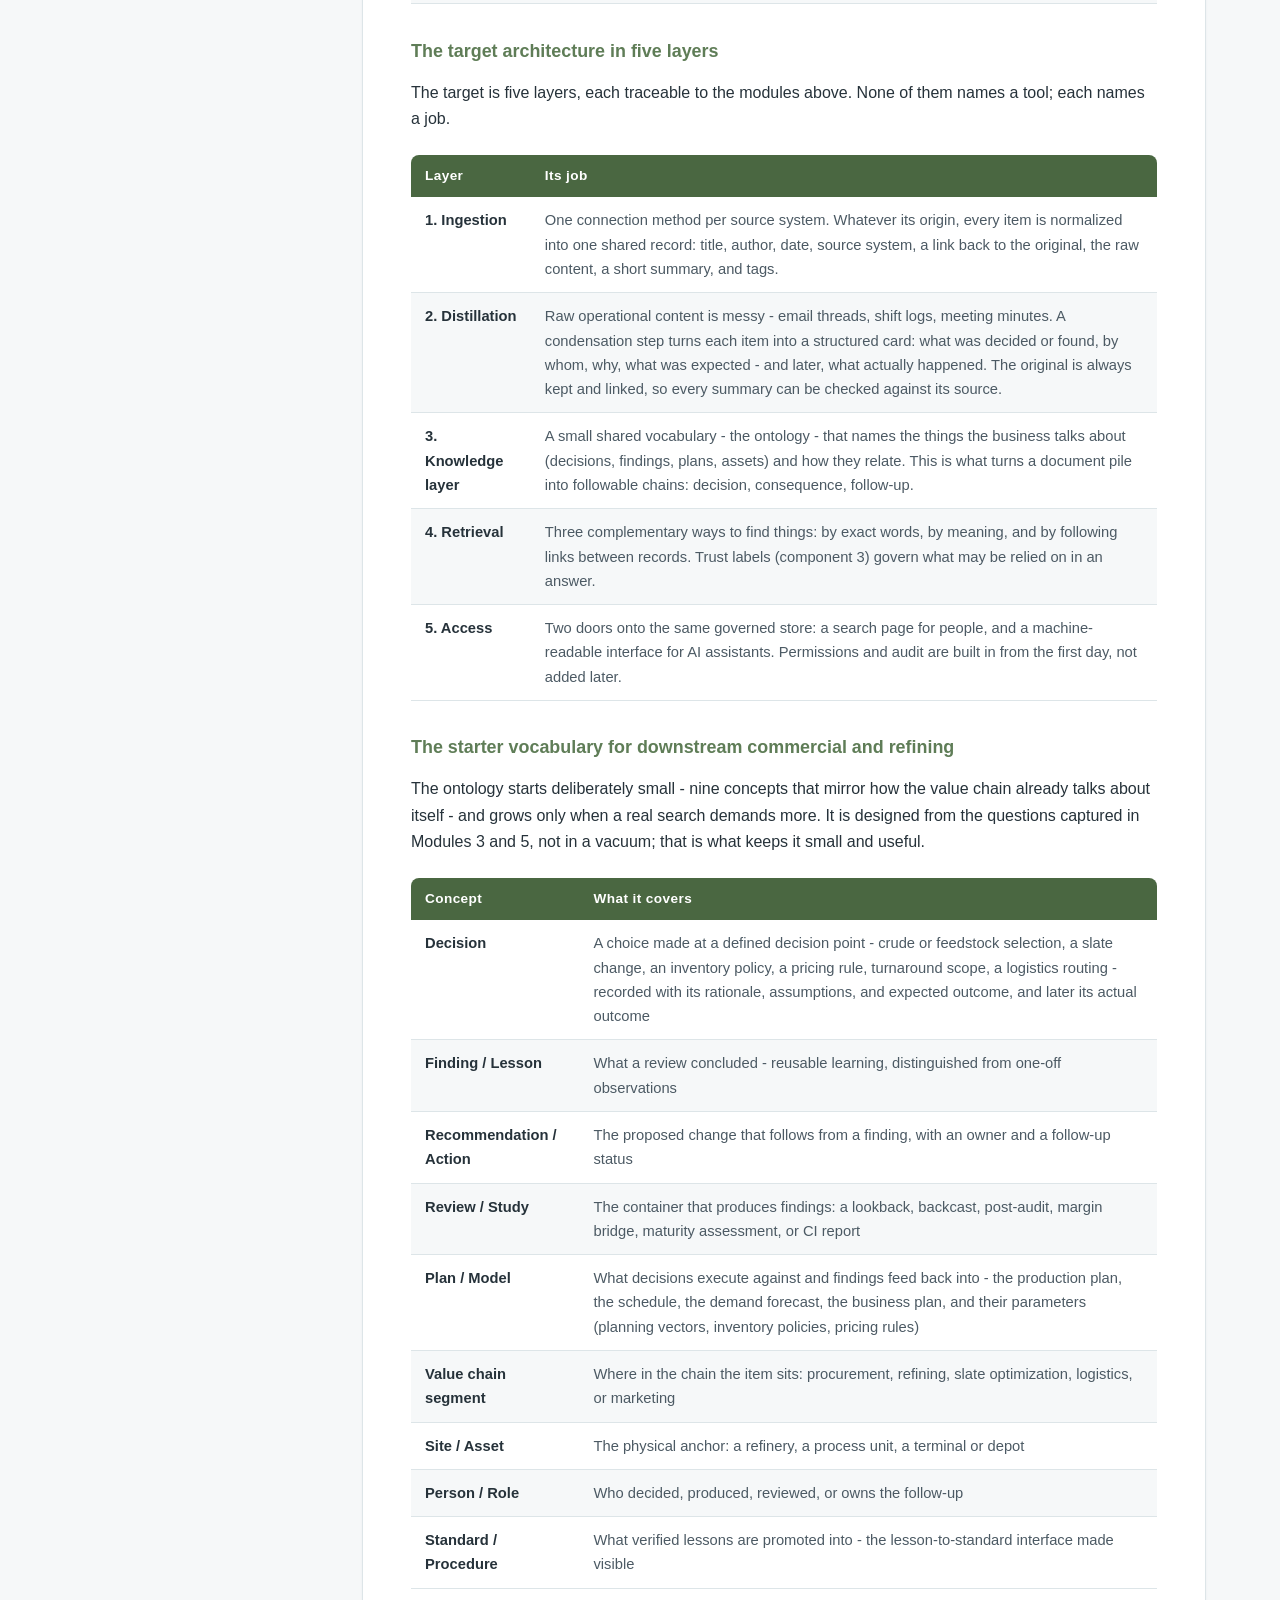
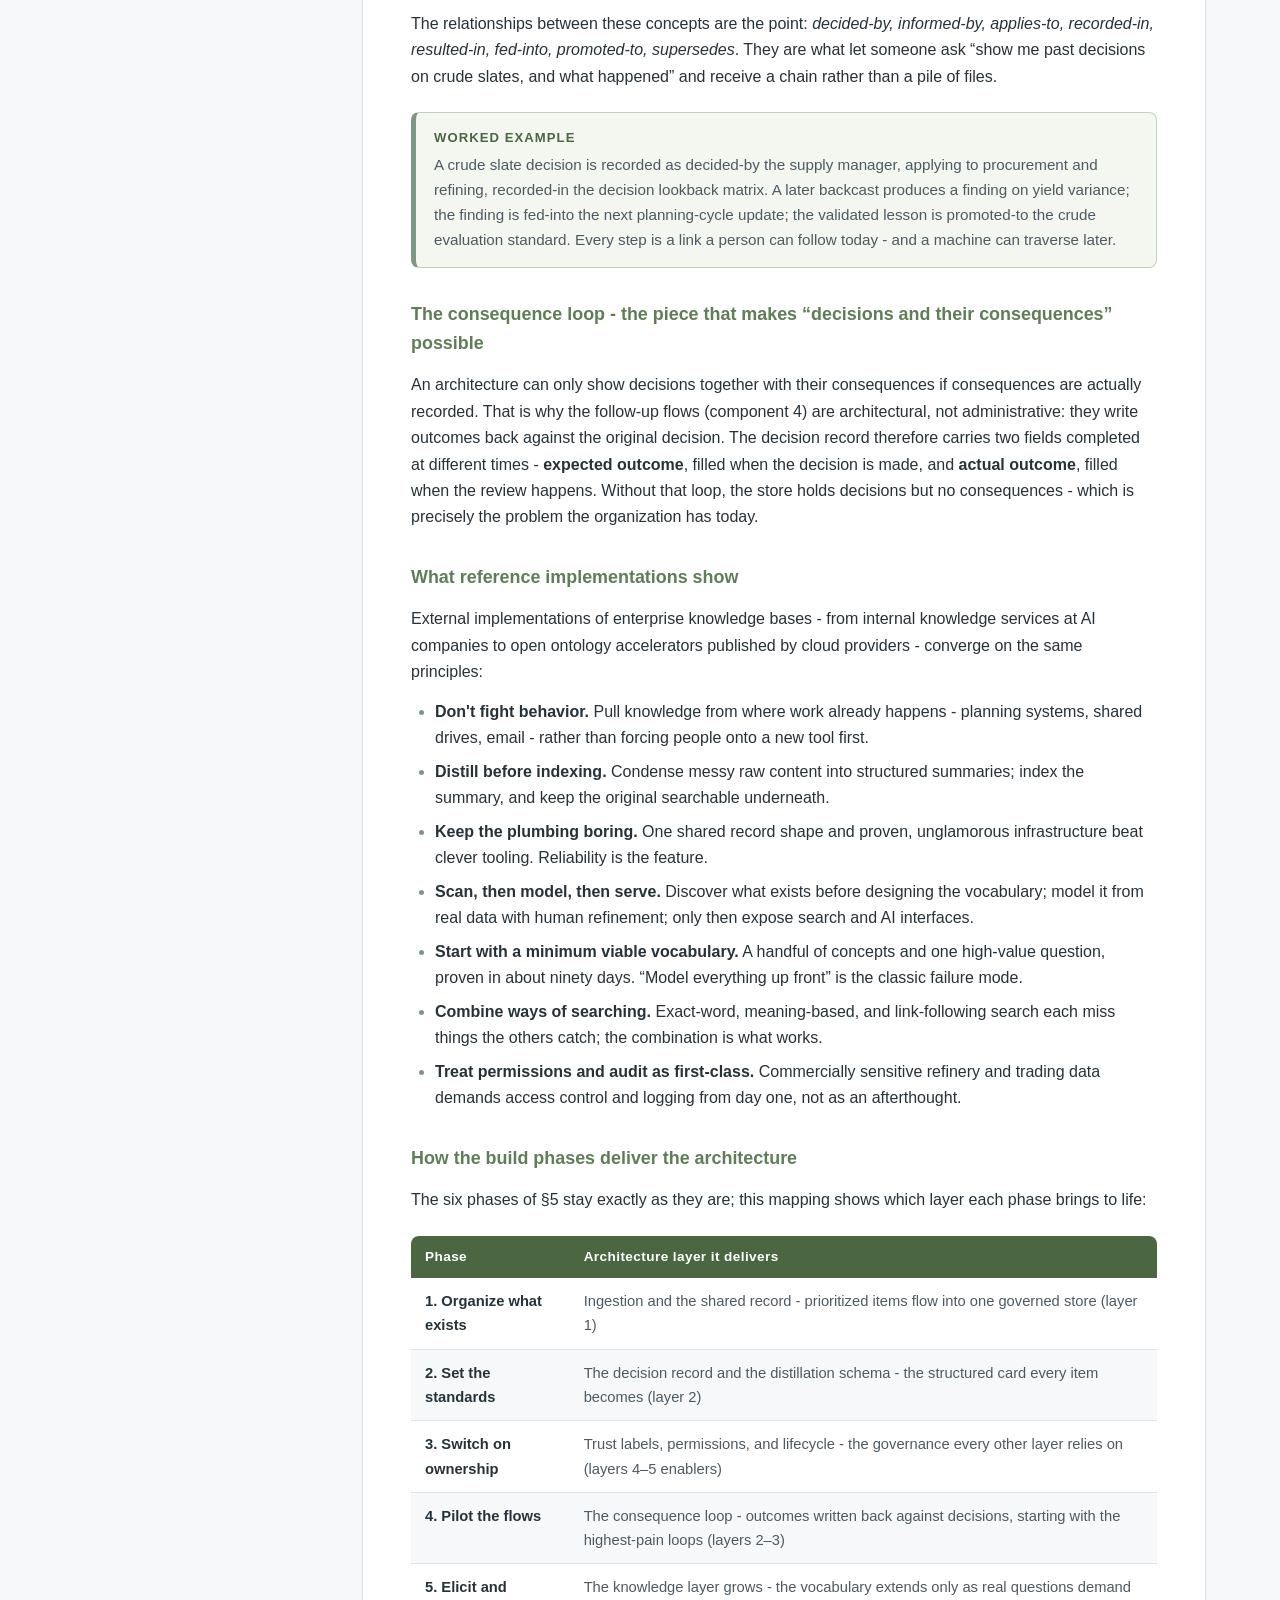
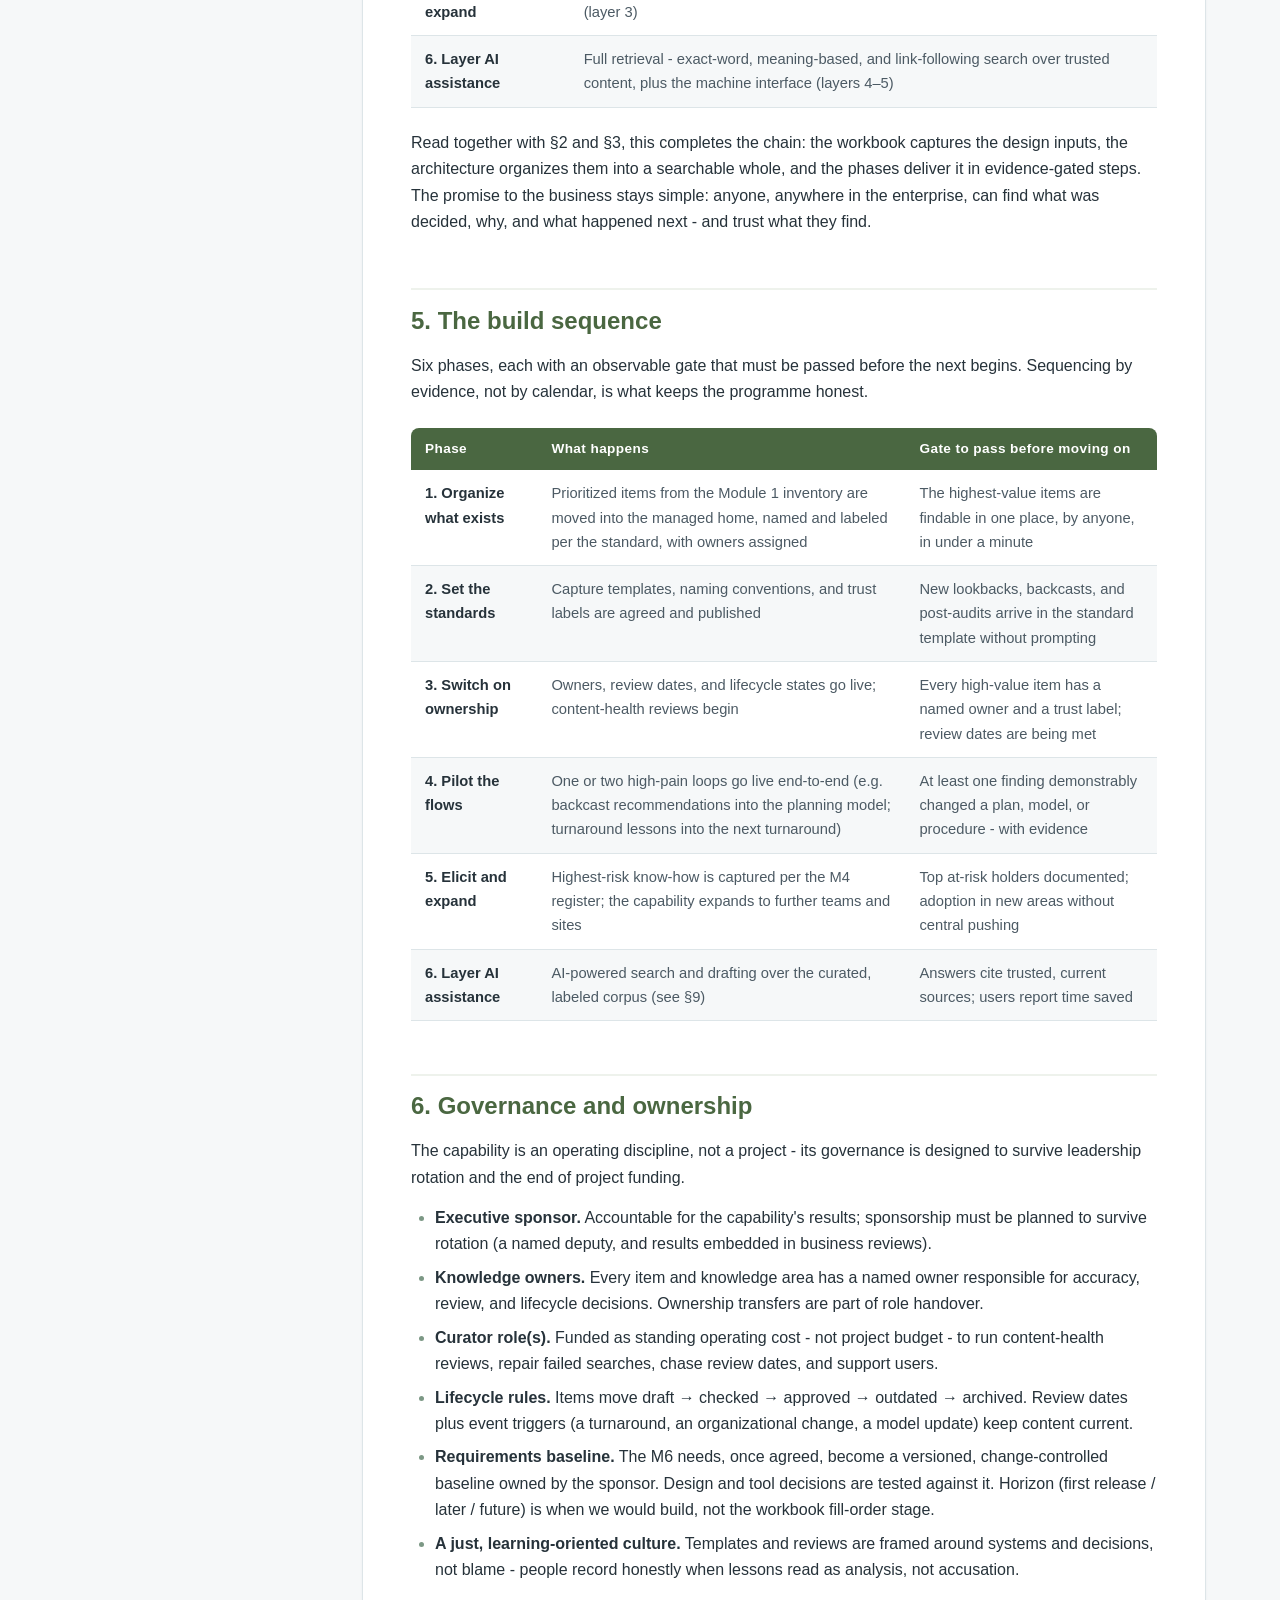
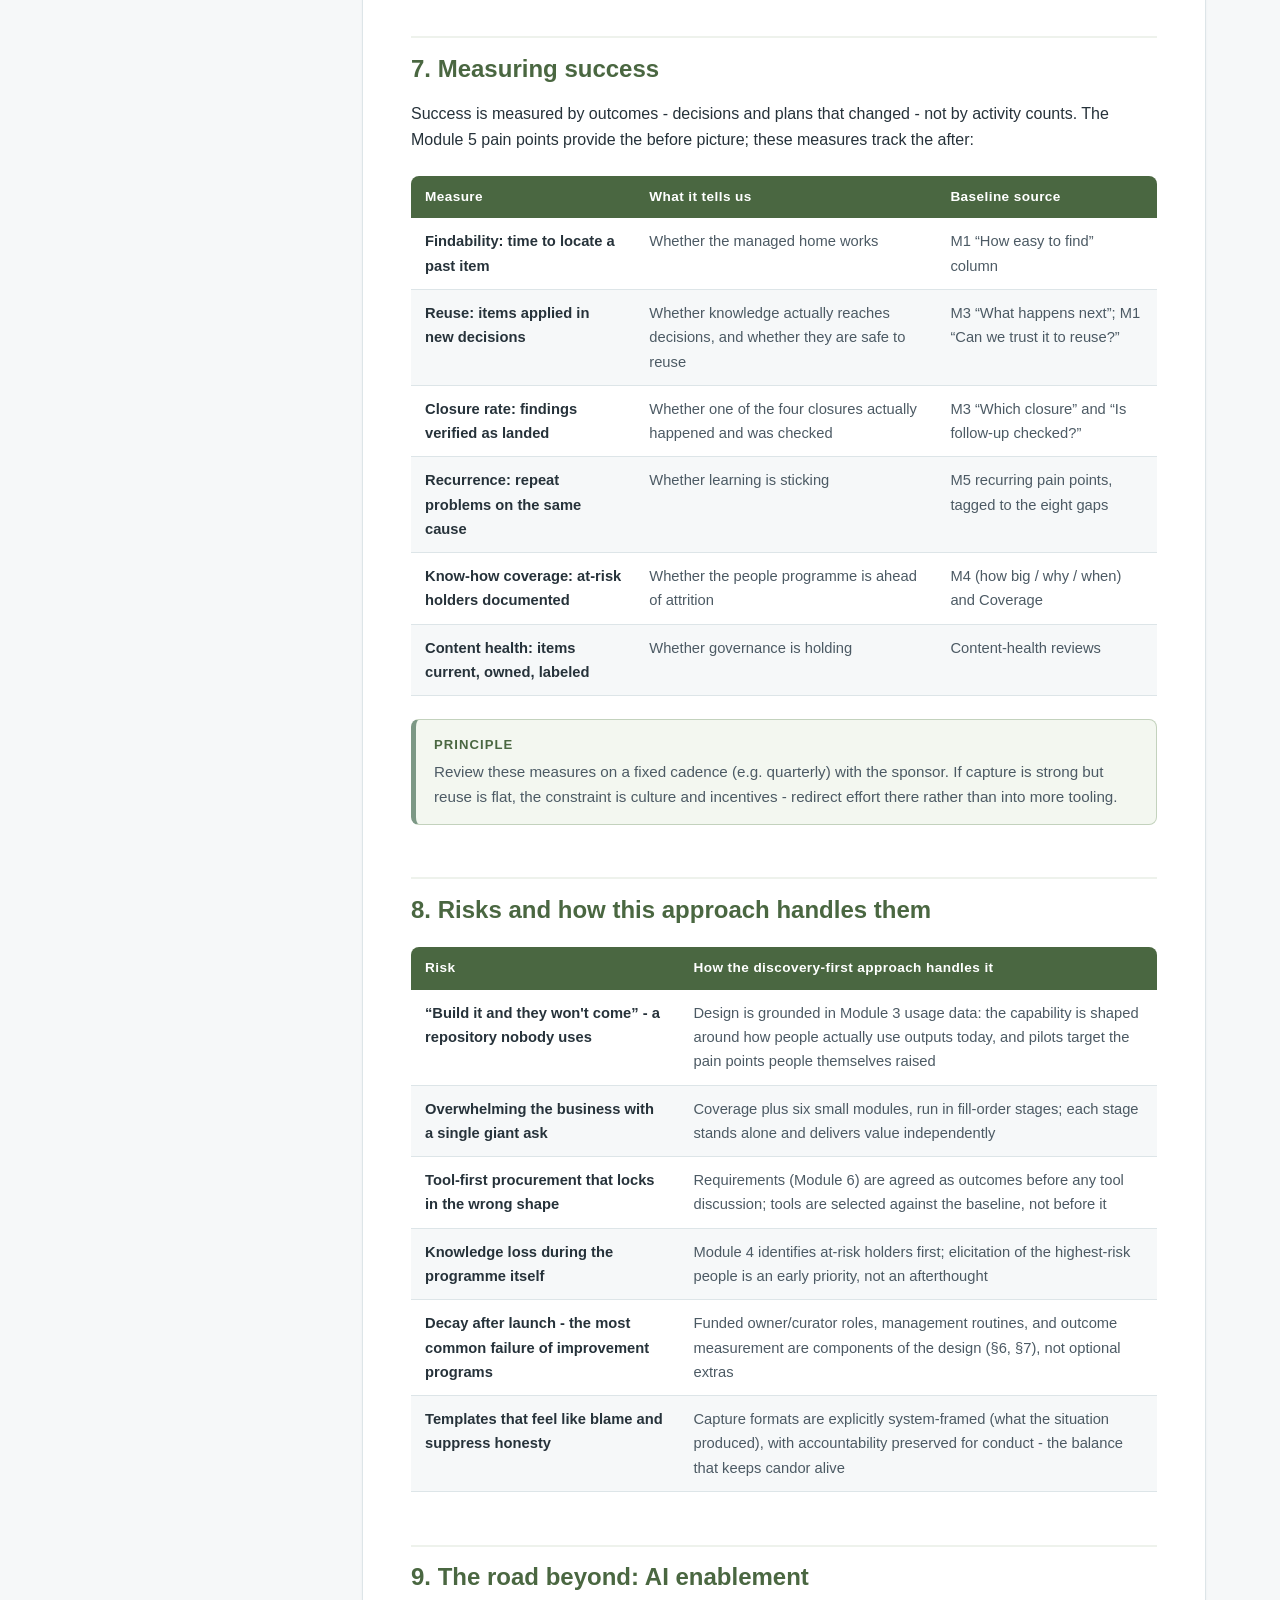
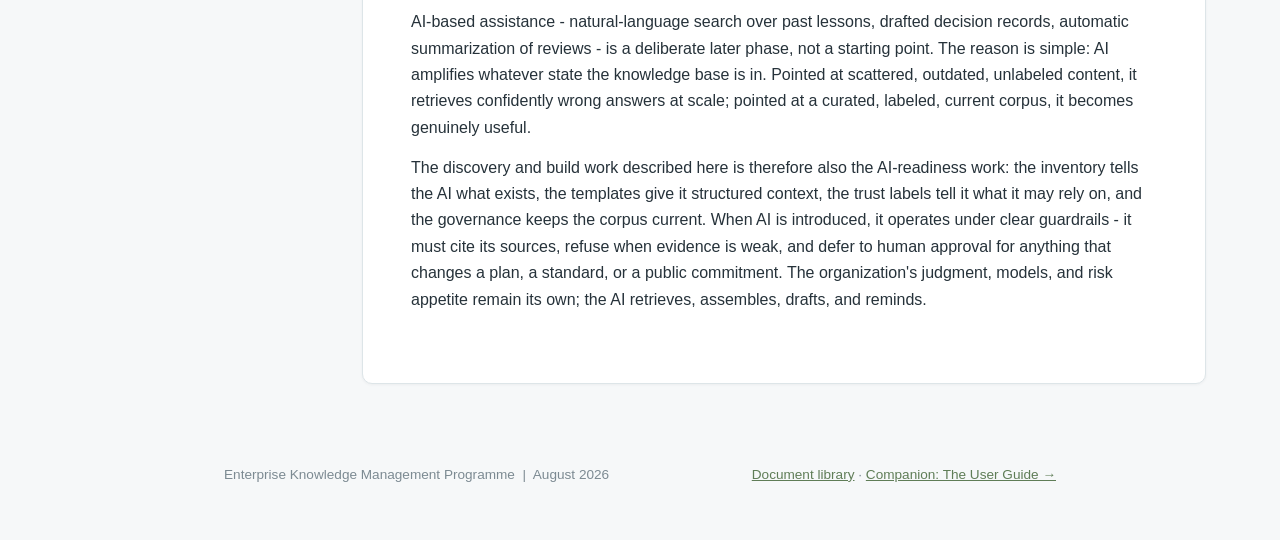
<file: EKM Discovery and Build_V2/app/roadmap.html>
<!DOCTYPE html>
<html lang="en" class="theme-green">
<head>
<meta charset="utf-8">
<meta name="viewport" content="width=device-width, initial-scale=1">
<title>From Discovery to Enterprise Knowledge Management - The Build Roadmap</title>
<link rel="stylesheet" href="assets/styles.css">
</head>
<body class="theme-green">

<nav class="topbar">
  <div class="inner">
    <a class="home" href="index.html">&larr; All documents</a>
    <span class="spacer"></span>
    <span class="crumb">Build Roadmap · August 2026</span>
  </div>
</nav>

<header class="hero">
  <div class="inner">
    <p class="kicker">Enterprise Knowledge Management Programme</p>
    <h1>From Discovery to Enterprise Knowledge Management - The Build Roadmap</h1>
    <p class="sub">How the Discovery &amp; Requirements Capture workbook becomes the enterprise knowledge management capability - component by component, gated by evidence.</p>
    <p class="meta">Companion to the User Guide and <code>CI-KM-discovery-workbook_V2.xlsx</code> &nbsp;|&nbsp; August 2026</p>
  </div>
</header>

<div class="layout">

  <aside class="toc">
    <p class="toc-title">Contents</p>
    <ol>
      <li><a href="#s1">The logic: capture what exists, then build what lasts</a></li>
      <li><a href="#s2">How each discovery module feeds the capability</a></li>
      <li><a href="#s3">What the enterprise KM capability consists of</a></li>
      <li><a href="#s4">Designing the architecture: from captured data to enterprise search</a></li>
      <li><a href="#s5">The build sequence</a></li>
      <li><a href="#s6">Governance and ownership</a></li>
      <li><a href="#s7">Measuring success</a></li>
      <li><a href="#s8">Risks and how this approach handles them</a></li>
      <li><a href="#s9">The road beyond: AI enablement</a></li>
    </ol>
  </aside>

  <article class="content">

    <h2 id="s1">1. The logic: capture what exists, then build what lasts</h2>
    <p class="lead">Knowledge management programs most often fail in one of two ways: they build a repository nobody uses, or they buy a tool before understanding what knowledge actually exists and how it flows. Both failures come from designing before inventorying.</p>
    <p>This programme inverts that order. The CI-KM discovery workbook (<code>CI-KM-discovery-workbook_V2.xlsx</code>) first documents the reality on the ground: the business already runs lookbacks, backcasts, post-audits, maturity assessments, and recurring CI reporting - each producing findings, decision rationales, and recommendations. That existing output is the raw material of the enterprise knowledge management capability. The discovery work tells us what it is, where it lives, what it is used for, where it leaks away, and what the business needs the future capability to do.</p>
    <p>The build then proceeds component by component, each one grounded in captured evidence rather than assumption - and sequenced so that value appears early (better findability and protected know-how) while the deeper changes (verified follow-up flows, sustained governance) are put in place deliberately.</p>
    <div class="tip">
      <span class="tip-label">Guiding principle</span>
      Decisions change when knowledge reaches them. The capability succeeds when a past lesson changes a plan, a procedure, or a decision - not when a repository fills up.
    </div>

    <h2 id="s2">2. How each discovery module feeds the capability</h2>
    <p>Nothing captured during discovery is wasted. Each module's output maps directly to a component of the future capability:</p>

    <div class="flow">
      <div class="stack">
        <div class="node"><b>Coverage + M1–M2 · What exists</b><span>Who we spoke to; inventory of outputs and systems</span></div>
        <div class="node"><b>M3 · How it's used</b><span>Usage &amp; follow-up map</span></div>
        <div class="node"><b>M4–M5 · People &amp; pain</b><span>Know-how at risk; pain points</span></div>
      </div>
      <div class="arrow">&rarr;</div>
      <div class="node center"><b>M6 · Requirements</b><span>Prioritized, evidence-backed</span></div>
      <div class="arrow">&rarr;</div>
      <div class="target">
        <b>Enterprise KM Capability</b>
        <ol>
          <li>Foundation - home, naming, owners</li>
          <li>Templates - capture with context</li>
          <li>Trust labels - quality tiers</li>
          <li>Flows - findings reach plans</li>
          <li>People - elicit before exit</li>
          <li>Sustain &amp; scale - routines, AI-ready</li>
        </ol>
      </div>
    </div>

    <div class="table-wrap">
      <table>
        <thead>
          <tr><th>Discovery output (workbook module)</th><th>What it becomes in the build</th></tr>
        </thead>
        <tbody>
          <tr><td>Coverage - sites and teams interviewed</td><td>The rollout map: which sites and teams are done, and who is still missing</td></tr>
          <tr><td>M1 Produced - inventory (items, owners, complete vs trust to reuse, findability)</td><td>The migration and onboarding list: what moves into the managed home, in what priority order; the naming and metadata standard applied to each class of item; what is safe to reuse</td></tr>
          <tr><td>M2 Systems - systems and folders</td><td>The integration and access map: which systems the capability must connect to or replace, and where content stays in place under management</td></tr>
          <tr><td>M3 How used - usage, follow-up, and the four closures</td><td>The capture templates (what context must be recorded at creation) and the follow-up workflows. The four closures are the intended landings: planning model, procedure or standard, next plan, or a person's know-how written down</td></tr>
          <tr><td>M4 People - know-how at risk (K- IDs; how big, why, when)</td><td>The elicitation programme: who gets interviewed or shadowed first, and the format their knowledge is captured in</td></tr>
          <tr><td>M5 Pains - stories and costs, tagged to the eight research gaps</td><td>The business case, the priority order for the build, and the baseline against which success is measured. A gap with no M5 or M6 tag is still open</td></tr>
          <tr><td>M6 Needs - outcomes with Horizon (first release / later / future)</td><td>The ratified requirements baseline - owned, versioned, and traceable to PP-, P-, or K- IDs - that design and vendor decisions are tested against. Horizon is when we would build, not the workbook fill-order stage</td></tr>
        </tbody>
      </table>
    </div>

    <h2 id="s3">3. What the enterprise KM capability consists of</h2>
    <p>The capability is six components. Each is described here in plain language; each exists to fix something the discovery work documented.</p>

    <h3>1. One managed home for knowledge</h3>
    <p>A single, searchable place - or a small set of clearly connected places - where lookbacks, backcasts, post-audits, CI reports, lessons, and decision records live. Every item has a name that follows a convention, labels that make it findable (site, topic, decision type, date), and a named owner. Built directly from the Module 1 inventory: the items, their formats, and their current locations tell us exactly what moves in and how it should be organized.</p>

    <h3>2. Standard capture templates</h3>
    <p>Simple forms for the recurring artifacts - lessons, decision rationales, recommendations, post-audits - that record the context alongside the conclusion: what was decided or found, what was assumed, what alternatives were considered, what constraints applied, and what happened next. Designed from Module 3's “what's hard to reconstruct later” answers: the context people say goes missing is precisely what the templates make mandatory.</p>

    <h3>3. Trust labels (quality tiers)</h3>
    <p>A small set of visible labels that tell a user how much an item can be relied on: approved and validated; reviewed; as-captured (indicative); raw material. Trust labels answer the failure mode of undifferentiated repositories, where users cannot tell the gems from the noise and stop searching. The labels are assigned by rules (review status, source, recency) and displayed wherever items appear.</p>

    <h3>4. Follow-up flows (closing the loop)</h3>
    <p>Named, owned routes from a finding to its destination: a lookback finding into the planning model, a validated lesson into a procedure or standard, a recommendation into the next planning cycle, a person's know-how into the system before they leave. Each route ends in verification - evidence that the plan, procedure, or successor actually changed - not merely an action assigned. These flows are drawn from M3's “What happens next,” “Is follow-up checked?,” and “Which closure” columns. The four closures are: finding updates the planning model; lesson becomes a procedure or standard; finding updates the next plan or pathway; a person's know-how is written into the system.</p>

    <h3>5. The people programme</h3>
    <p>A standing process for capturing critical know-how before it walks out the door: a risk register of key knowledge holders (from M4, with how big, why, and when), structured interviews and recorded walkthroughs for the highest-risk people, and named receivers for each critical area. Runs continuously, triggered by the register - not by a resignation.</p>

    <h3>6. Sustainment and scaling</h3>
    <p>The routines that keep the capability alive after launch: funded owner and curator roles, regular content-health reviews (items past review date, ownerless items, failed searches), usage measurement, and the expansion path from pilot areas to the wider business. Only once content is curated, labeled, and current does AI-based assistance (search, summarization, drafting) get layered on top - see §9.</p>

    <h2 id="s4">4. Designing the architecture: from captured data to enterprise search</h2>
    <p class="lead">The discovery modules do more than inventory the present - each one answers a specific design question about the future capability. This section shows how the captured data becomes design decisions, and describes the target architecture in plain language. It is deliberately tool-agnostic: it specifies what each layer must do, not which product or technology should provide it. Tooling is selected later, against these requirements - not before them.</p>

    <h3>What each module tells the design</h3>
    <p>Every module in the workbook feeds a specific architecture decision:</p>
    <div class="table-wrap">
      <table>
        <thead>
          <tr><th>Module</th><th>The design question it answers</th></tr>
        </thead>
        <tbody>
          <tr><td>M1 Produced</td><td>What must be ingested: the catalogue of content types, volumes, formats, whether each item is complete, and whether it is safe to reuse</td></tr>
          <tr><td>M2 Systems</td><td>How to reach it: one connection method per source; what can be copied out, and what must be read in place</td></tr>
          <tr><td>M3 How used</td><td>What people will search for: the real questions the capability must answer - above all, “what was decided, and what happened next” - and which of the four closures a finding is supposed to land in</td></tr>
          <tr><td>M4 People</td><td>Who validates: the human review loop, and the people dimension of the knowledge record (K- IDs; risk size, reason, and timing)</td></tr>
          <tr><td>M5 Pains</td><td>What must work first: the priority searches and use cases, tagged to the eight research gaps</td></tr>
          <tr><td>M6 Needs</td><td>Requirements and Horizon: what good looks like to the business, and when we would build it (first release, later, or future)</td></tr>
        </tbody>
      </table>
    </div>

    <h3>The target architecture in five layers</h3>
    <p>The target is five layers, each traceable to the modules above. None of them names a tool; each names a job.</p>
    <div class="table-wrap">
      <table>
        <thead>
          <tr><th>Layer</th><th>Its job</th></tr>
        </thead>
        <tbody>
          <tr><td>1. Ingestion</td><td>One connection method per source system. Whatever its origin, every item is normalized into one shared record: title, author, date, source system, a link back to the original, the raw content, a short summary, and tags.</td></tr>
          <tr><td>2. Distillation</td><td>Raw operational content is messy - email threads, shift logs, meeting minutes. A condensation step turns each item into a structured card: what was decided or found, by whom, why, what was expected - and later, what actually happened. The original is always kept and linked, so every summary can be checked against its source.</td></tr>
          <tr><td>3. Knowledge layer</td><td>A small shared vocabulary - the ontology - that names the things the business talks about (decisions, findings, plans, assets) and how they relate. This is what turns a document pile into followable chains: decision, consequence, follow-up.</td></tr>
          <tr><td>4. Retrieval</td><td>Three complementary ways to find things: by exact words, by meaning, and by following links between records. Trust labels (component 3) govern what may be relied on in an answer.</td></tr>
          <tr><td>5. Access</td><td>Two doors onto the same governed store: a search page for people, and a machine-readable interface for AI assistants. Permissions and audit are built in from the first day, not added later.</td></tr>
        </tbody>
      </table>
    </div>

    <h3>The starter vocabulary for downstream commercial and refining</h3>
    <p>The ontology starts deliberately small - nine concepts that mirror how the value chain already talks about itself - and grows only when a real search demands more. It is designed from the questions captured in Modules 3 and 5, not in a vacuum; that is what keeps it small and useful.</p>
    <div class="table-wrap">
      <table>
        <thead>
          <tr><th>Concept</th><th>What it covers</th></tr>
        </thead>
        <tbody>
          <tr><td>Decision</td><td>A choice made at a defined decision point - crude or feedstock selection, a slate change, an inventory policy, a pricing rule, turnaround scope, a logistics routing - recorded with its rationale, assumptions, and expected outcome, and later its actual outcome</td></tr>
          <tr><td>Finding / Lesson</td><td>What a review concluded - reusable learning, distinguished from one-off observations</td></tr>
          <tr><td>Recommendation / Action</td><td>The proposed change that follows from a finding, with an owner and a follow-up status</td></tr>
          <tr><td>Review / Study</td><td>The container that produces findings: a lookback, backcast, post-audit, margin bridge, maturity assessment, or CI report</td></tr>
          <tr><td>Plan / Model</td><td>What decisions execute against and findings feed back into - the production plan, the schedule, the demand forecast, the business plan, and their parameters (planning vectors, inventory policies, pricing rules)</td></tr>
          <tr><td>Value chain segment</td><td>Where in the chain the item sits: procurement, refining, slate optimization, logistics, or marketing</td></tr>
          <tr><td>Site / Asset</td><td>The physical anchor: a refinery, a process unit, a terminal or depot</td></tr>
          <tr><td>Person / Role</td><td>Who decided, produced, reviewed, or owns the follow-up</td></tr>
          <tr><td>Standard / Procedure</td><td>What verified lessons are promoted into - the lesson-to-standard interface made visible</td></tr>
        </tbody>
      </table>
    </div>
    <p>The relationships between these concepts are the point: <em>decided-by, informed-by, applies-to, recorded-in, resulted-in, fed-into, promoted-to, supersedes</em>. They are what let someone ask “show me past decisions on crude slates, and what happened” and receive a chain rather than a pile of files.</p>
    <div class="tip">
      <span class="tip-label">Worked example</span>
      A crude slate decision is recorded as decided-by the supply manager, applying to procurement and refining, recorded-in the decision lookback matrix. A later backcast produces a finding on yield variance; the finding is fed-into the next planning-cycle update; the validated lesson is promoted-to the crude evaluation standard. Every step is a link a person can follow today - and a machine can traverse later.
    </div>

    <h3>The consequence loop - the piece that makes “decisions and their consequences” possible</h3>
    <p>An architecture can only show decisions together with their consequences if consequences are actually recorded. That is why the follow-up flows (component 4) are architectural, not administrative: they write outcomes back against the original decision. The decision record therefore carries two fields completed at different times - <strong>expected outcome</strong>, filled when the decision is made, and <strong>actual outcome</strong>, filled when the review happens. Without that loop, the store holds decisions but no consequences - which is precisely the problem the organization has today.</p>

    <h3>What reference implementations show</h3>
    <p>External implementations of enterprise knowledge bases - from internal knowledge services at AI companies to open ontology accelerators published by cloud providers - converge on the same principles:</p>
    <ul>
      <li><strong>Don't fight behavior.</strong> Pull knowledge from where work already happens - planning systems, shared drives, email - rather than forcing people onto a new tool first.</li>
      <li><strong>Distill before indexing.</strong> Condense messy raw content into structured summaries; index the summary, and keep the original searchable underneath.</li>
      <li><strong>Keep the plumbing boring.</strong> One shared record shape and proven, unglamorous infrastructure beat clever tooling. Reliability is the feature.</li>
      <li><strong>Scan, then model, then serve.</strong> Discover what exists before designing the vocabulary; model it from real data with human refinement; only then expose search and AI interfaces.</li>
      <li><strong>Start with a minimum viable vocabulary.</strong> A handful of concepts and one high-value question, proven in about ninety days. “Model everything up front” is the classic failure mode.</li>
      <li><strong>Combine ways of searching.</strong> Exact-word, meaning-based, and link-following search each miss things the others catch; the combination is what works.</li>
      <li><strong>Treat permissions and audit as first-class.</strong> Commercially sensitive refinery and trading data demands access control and logging from day one, not as an afterthought.</li>
    </ul>

    <h3>How the build phases deliver the architecture</h3>
    <p>The six phases of §5 stay exactly as they are; this mapping shows which layer each phase brings to life:</p>
    <div class="table-wrap">
      <table>
        <thead>
          <tr><th>Phase</th><th>Architecture layer it delivers</th></tr>
        </thead>
        <tbody>
          <tr><td>1. Organize what exists</td><td>Ingestion and the shared record - prioritized items flow into one governed store (layer 1)</td></tr>
          <tr><td>2. Set the standards</td><td>The decision record and the distillation schema - the structured card every item becomes (layer 2)</td></tr>
          <tr><td>3. Switch on ownership</td><td>Trust labels, permissions, and lifecycle - the governance every other layer relies on (layers 4–5 enablers)</td></tr>
          <tr><td>4. Pilot the flows</td><td>The consequence loop - outcomes written back against decisions, starting with the highest-pain loops (layers 2–3)</td></tr>
          <tr><td>5. Elicit and expand</td><td>The knowledge layer grows - the vocabulary extends only as real questions demand (layer 3)</td></tr>
          <tr><td>6. Layer AI assistance</td><td>Full retrieval - exact-word, meaning-based, and link-following search over trusted content, plus the machine interface (layers 4–5)</td></tr>
        </tbody>
      </table>
    </div>
    <p>Read together with §2 and §3, this completes the chain: the workbook captures the design inputs, the architecture organizes them into a searchable whole, and the phases deliver it in evidence-gated steps. The promise to the business stays simple: anyone, anywhere in the enterprise, can find what was decided, why, and what happened next - and trust what they find.</p>

    <h2 id="s5">5. The build sequence</h2>
    <p>Six phases, each with an observable gate that must be passed before the next begins. Sequencing by evidence, not by calendar, is what keeps the programme honest.</p>
    <div class="table-wrap">
      <table>
        <thead>
          <tr><th>Phase</th><th>What happens</th><th>Gate to pass before moving on</th></tr>
        </thead>
        <tbody>
          <tr><td>1. Organize what exists</td><td>Prioritized items from the Module 1 inventory are moved into the managed home, named and labeled per the standard, with owners assigned</td><td>The highest-value items are findable in one place, by anyone, in under a minute</td></tr>
          <tr><td>2. Set the standards</td><td>Capture templates, naming conventions, and trust labels are agreed and published</td><td>New lookbacks, backcasts, and post-audits arrive in the standard template without prompting</td></tr>
          <tr><td>3. Switch on ownership</td><td>Owners, review dates, and lifecycle states go live; content-health reviews begin</td><td>Every high-value item has a named owner and a trust label; review dates are being met</td></tr>
          <tr><td>4. Pilot the flows</td><td>One or two high-pain loops go live end-to-end (e.g. backcast recommendations into the planning model; turnaround lessons into the next turnaround)</td><td>At least one finding demonstrably changed a plan, model, or procedure - with evidence</td></tr>
          <tr><td>5. Elicit and expand</td><td>Highest-risk know-how is captured per the M4 register; the capability expands to further teams and sites</td><td>Top at-risk holders documented; adoption in new areas without central pushing</td></tr>
          <tr><td>6. Layer AI assistance</td><td>AI-powered search and drafting over the curated, labeled corpus (see §9)</td><td>Answers cite trusted, current sources; users report time saved</td></tr>
        </tbody>
      </table>
    </div>

    <h2 id="s6">6. Governance and ownership</h2>
    <p>The capability is an operating discipline, not a project - its governance is designed to survive leadership rotation and the end of project funding.</p>
    <ul>
      <li><strong>Executive sponsor.</strong> Accountable for the capability's results; sponsorship must be planned to survive rotation (a named deputy, and results embedded in business reviews).</li>
      <li><strong>Knowledge owners.</strong> Every item and knowledge area has a named owner responsible for accuracy, review, and lifecycle decisions. Ownership transfers are part of role handover.</li>
      <li><strong>Curator role(s).</strong> Funded as standing operating cost - not project budget - to run content-health reviews, repair failed searches, chase review dates, and support users.</li>
      <li><strong>Lifecycle rules.</strong> Items move draft → checked → approved → outdated → archived. Review dates plus event triggers (a turnaround, an organizational change, a model update) keep content current.</li>
      <li><strong>Requirements baseline.</strong> The M6 needs, once agreed, become a versioned, change-controlled baseline owned by the sponsor. Design and tool decisions are tested against it. Horizon (first release / later / future) is when we would build, not the workbook fill-order stage.</li>
      <li><strong>A just, learning-oriented culture.</strong> Templates and reviews are framed around systems and decisions, not blame - people record honestly when lessons read as analysis, not accusation.</li>
    </ul>

    <h2 id="s7">7. Measuring success</h2>
    <p>Success is measured by outcomes - decisions and plans that changed - not by activity counts. The Module 5 pain points provide the before picture; these measures track the after:</p>
    <div class="table-wrap">
      <table>
        <thead>
          <tr><th>Measure</th><th>What it tells us</th><th>Baseline source</th></tr>
        </thead>
        <tbody>
          <tr><td>Findability: time to locate a past item</td><td>Whether the managed home works</td><td>M1 “How easy to find” column</td></tr>
          <tr><td>Reuse: items applied in new decisions</td><td>Whether knowledge actually reaches decisions, and whether they are safe to reuse</td><td>M3 “What happens next”; M1 “Can we trust it to reuse?”</td></tr>
          <tr><td>Closure rate: findings verified as landed</td><td>Whether one of the four closures actually happened and was checked</td><td>M3 “Which closure” and “Is follow-up checked?”</td></tr>
          <tr><td>Recurrence: repeat problems on the same cause</td><td>Whether learning is sticking</td><td>M5 recurring pain points, tagged to the eight gaps</td></tr>
          <tr><td>Know-how coverage: at-risk holders documented</td><td>Whether the people programme is ahead of attrition</td><td>M4 (how big / why / when) and Coverage</td></tr>
          <tr><td>Content health: items current, owned, labeled</td><td>Whether governance is holding</td><td>Content-health reviews</td></tr>
        </tbody>
      </table>
    </div>
    <div class="tip">
      <span class="tip-label">Principle</span>
      Review these measures on a fixed cadence (e.g. quarterly) with the sponsor. If capture is strong but reuse is flat, the constraint is culture and incentives - redirect effort there rather than into more tooling.
    </div>

    <h2 id="s8">8. Risks and how this approach handles them</h2>
    <div class="table-wrap">
      <table>
        <thead>
          <tr><th>Risk</th><th>How the discovery-first approach handles it</th></tr>
        </thead>
        <tbody>
          <tr><td>“Build it and they won't come” - a repository nobody uses</td><td>Design is grounded in Module 3 usage data: the capability is shaped around how people actually use outputs today, and pilots target the pain points people themselves raised</td></tr>
          <tr><td>Overwhelming the business with a single giant ask</td><td>Coverage plus six small modules, run in fill-order stages; each stage stands alone and delivers value independently</td></tr>
          <tr><td>Tool-first procurement that locks in the wrong shape</td><td>Requirements (Module 6) are agreed as outcomes before any tool discussion; tools are selected against the baseline, not before it</td></tr>
          <tr><td>Knowledge loss during the programme itself</td><td>Module 4 identifies at-risk holders first; elicitation of the highest-risk people is an early priority, not an afterthought</td></tr>
          <tr><td>Decay after launch - the most common failure of improvement programs</td><td>Funded owner/curator roles, management routines, and outcome measurement are components of the design (§6, §7), not optional extras</td></tr>
          <tr><td>Templates that feel like blame and suppress honesty</td><td>Capture formats are explicitly system-framed (what the situation produced), with accountability preserved for conduct - the balance that keeps candor alive</td></tr>
        </tbody>
      </table>
    </div>

    <h2 id="s9">9. The road beyond: AI enablement</h2>
    <p>AI-based assistance - natural-language search over past lessons, drafted decision records, automatic summarization of reviews - is a deliberate later phase, not a starting point. The reason is simple: AI amplifies whatever state the knowledge base is in. Pointed at scattered, outdated, unlabeled content, it retrieves confidently wrong answers at scale; pointed at a curated, labeled, current corpus, it becomes genuinely useful.</p>
    <p>The discovery and build work described here is therefore also the AI-readiness work: the inventory tells the AI what exists, the templates give it structured context, the trust labels tell it what it may rely on, and the governance keeps the corpus current. When AI is introduced, it operates under clear guardrails - it must cite its sources, refuse when evidence is weak, and defer to human approval for anything that changes a plan, a standard, or a public commitment. The organization's judgment, models, and risk appetite remain its own; the AI retrieves, assembles, drafts, and reminds.</p>

  </article>
</div>

<footer class="pagefoot">
  <span>Enterprise Knowledge Management Programme &nbsp;|&nbsp; August 2026</span>
  <span><a href="index.html">Document library</a> · <a href="guide.html">Companion: The User Guide &rarr;</a></span>
</footer>

</body>
</html>
</file>
<file: EKM Discovery and Build_V2/app/assets/styles.css>
/* ============================================================
   Enterprise KM Programme — shared design system
   Two accent themes: .theme-slate (User Guide), .theme-green (Roadmap)
   ============================================================ */

:root {
  --font-body: "Segoe UI", -apple-system, BlinkMacSystemFont, "Helvetica Neue", Arial, sans-serif;
  --font-head: "Segoe UI", -apple-system, BlinkMacSystemFont, "Helvetica Neue", Arial, sans-serif;
  --ink: #26323a;
  --ink-soft: #4c5a64;
  --ink-faint: #7c8a92;
  --paper: #ffffff;
  --wash: #f6f8f9;
  --line: #dde5e8;
  --radius: 10px;
  --maxw: 880px;
}

.theme-slate {
  --accent: #37474f;
  --accent-2: #546e7a;
  --accent-3: #78909c;
  --accent-wash: #eceff1;
  --accent-line: #b9c6cc;
  --accent-tip: #f2f6f7;
}

.theme-green {
  --accent: #4a6741;
  --accent-2: #5f7d57;
  --accent-3: #7c9885;
  --accent-wash: #eef2ec;
  --accent-line: #c3d2bd;
  --accent-tip: #f3f7f0;
}

* { box-sizing: border-box; }

html { scroll-behavior: smooth; }

body {
  margin: 0;
  font-family: var(--font-body);
  color: var(--ink);
  background: var(--wash);
  line-height: 1.65;
  font-size: 16px;
}

/* ---------- top bar ---------- */
.topbar {
  position: sticky;
  top: 0;
  z-index: 50;
  background: var(--accent);
  color: #fff;
  box-shadow: 0 1px 6px rgba(0,0,0,.18);
}
.topbar .inner {
  max-width: var(--maxw);
  margin: 0 auto;
  padding: 12px 24px;
  display: flex;
  align-items: center;
  gap: 16px;
  flex-wrap: wrap;
}
.topbar .crumb {
  font-size: .82rem;
  letter-spacing: .06em;
  text-transform: uppercase;
  opacity: .85;
}
.topbar a.home {
  color: #fff;
  text-decoration: none;
  font-size: .82rem;
  letter-spacing: .06em;
  text-transform: uppercase;
  padding: 4px 10px;
  border: 1px solid rgba(255,255,255,.5);
  border-radius: 6px;
  transition: background .15s;
}
.topbar a.home:hover { background: rgba(255,255,255,.14); }
.topbar .spacer { flex: 1; }

/* ---------- hero ---------- */
.hero {
  background: linear-gradient(135deg, var(--accent) 0%, var(--accent-2) 100%);
  color: #fff;
  padding: 64px 24px 56px;
}
.hero .inner { max-width: var(--maxw); margin: 0 auto; }
.hero .kicker {
  font-size: .85rem;
  letter-spacing: .14em;
  text-transform: uppercase;
  opacity: .85;
  margin: 0 0 14px;
}
.hero h1 {
  font-family: var(--font-head);
  font-size: 2.4rem;
  line-height: 1.2;
  margin: 0 0 16px;
  max-width: 22ch;
  font-weight: 700;
}
.hero p.sub {
  font-size: 1.1rem;
  opacity: .92;
  margin: 0 0 8px;
  max-width: 62ch;
}
.hero .meta {
  margin-top: 26px;
  font-size: .85rem;
  opacity: .8;
  letter-spacing: .04em;
}

/* ---------- layout with side TOC ---------- */
.layout {
  max-width: var(--maxw);
  margin: 0 auto;
  padding: 48px 24px 80px;
  display: grid;
  grid-template-columns: 1fr;
  gap: 32px;
}
@media (min-width: 1080px) {
  .layout {
    max-width: 1180px;
    grid-template-columns: 240px minmax(0, 880px);
    gap: 48px;
  }
}

/* side table of contents */
.toc { display: none; }
@media (min-width: 1080px) {
  .toc {
    display: block;
    position: sticky;
    top: 76px;
    align-self: start;
    background: var(--paper);
    border: 1px solid var(--line);
    border-radius: var(--radius);
    padding: 18px 18px 20px;
  }
}
.toc .toc-title {
  font-size: .78rem;
  letter-spacing: .1em;
  text-transform: uppercase;
  color: var(--ink-faint);
  margin: 0 0 10px;
}
.toc ol {
  margin: 0;
  padding: 0;
  list-style: none;
  counter-reset: toc;
}
.toc li { counter-increment: toc; margin: 0; }
.toc a {
  display: block;
  padding: 6px 8px;
  color: var(--ink-soft);
  text-decoration: none;
  font-size: .88rem;
  border-radius: 6px;
  border-left: 3px solid transparent;
  transition: background .12s, color .12s;
}
.toc a::before {
  content: counter(toc) ".  ";
  color: var(--accent-3);
  font-weight: 600;
}
.toc a:hover { background: var(--accent-wash); color: var(--accent); }

/* ---------- content card ---------- */
.content {
  background: var(--paper);
  border: 1px solid var(--line);
  border-radius: var(--radius);
  padding: 44px 48px 56px;
  box-shadow: 0 1px 3px rgba(30,45,55,.05);
}
@media (max-width: 720px) {
  .content { padding: 28px 22px 40px; }
}

.content h2 {
  font-family: var(--font-head);
  color: var(--accent);
  font-size: 1.5rem;
  margin: 2.2em 0 .7em;
  padding-top: .6em;
  border-top: 2px solid var(--accent-wash);
  line-height: 1.3;
}
.content h2:first-of-type { border-top: none; margin-top: .4em; padding-top: 0; }
.content h3 {
  font-family: var(--font-head);
  color: var(--accent-2);
  font-size: 1.12rem;
  margin: 1.8em 0 .5em;
}
.content p { margin: .85em 0; }
.content ul, .content ol { margin: .8em 0; padding-left: 1.5em; }
.content li { margin: .45em 0; }
.content li::marker { color: var(--accent-3); font-weight: 600; }
.content strong { color: var(--ink); }

.lead {
  font-size: 1.08rem;
  color: var(--ink-soft);
  border-left: 4px solid var(--accent-3);
  padding: 4px 0 4px 18px;
  margin: 1.2em 0 1.6em;
}

/* tip callout */
.tip {
  background: var(--accent-tip);
  border: 1px solid var(--accent-line);
  border-left: 5px solid var(--accent-3);
  border-radius: 8px;
  padding: 14px 18px;
  margin: 1.4em 0;
  font-size: .95rem;
  color: var(--ink-soft);
}
.tip .tip-label {
  display: block;
  font-weight: 700;
  color: var(--accent);
  font-size: .82rem;
  letter-spacing: .08em;
  text-transform: uppercase;
  margin-bottom: 4px;
}

/* tables */
.table-wrap { overflow-x: auto; margin: 1.4em 0; }
table {
  width: 100%;
  border-collapse: collapse;
  font-size: .92rem;
  background: #fff;
}
thead th {
  background: var(--accent);
  color: #fff;
  text-align: left;
  padding: 10px 14px;
  font-weight: 600;
  font-size: .85rem;
  letter-spacing: .03em;
}
thead th:first-child { border-top-left-radius: 8px; }
thead th:last-child { border-top-right-radius: 8px; }
tbody td {
  padding: 11px 14px;
  border-bottom: 1px solid var(--line);
  vertical-align: top;
  color: var(--ink-soft);
}
tbody tr:nth-child(even) td { background: var(--wash); }
tbody td:first-child { color: var(--ink); font-weight: 600; }

/* flow diagram (roadmap) */
.flow {
  display: grid;
  grid-template-columns: 1fr auto 1fr auto 1.2fr;
  align-items: center;
  gap: 12px;
  margin: 1.8em 0;
  padding: 22px;
  background: var(--wash);
  border: 1px solid var(--line);
  border-radius: var(--radius);
}
@media (max-width: 900px) {
  .flow { grid-template-columns: 1fr; gap: 14px; }
  .flow .arrow { transform: rotate(90deg); justify-self: center; }
}
.flow .stack { display: grid; gap: 12px; }
.flow .node {
  background: #fff;
  border: 1.5px solid var(--accent-3);
  border-radius: 8px;
  padding: 12px 14px;
  font-size: .85rem;
}
.flow .node b { display: block; color: var(--accent); font-size: .88rem; }
.flow .node span { color: var(--ink-faint); font-size: .8rem; }
.flow .node.center { border-width: 2px; border-color: var(--accent); }
.flow .arrow {
  color: var(--accent-3);
  font-size: 1.6rem;
  font-weight: 700;
  text-align: center;
}
.flow .target {
  background: var(--accent-wash);
  border: 2px solid var(--accent);
  border-radius: 8px;
  padding: 16px;
  font-size: .85rem;
}
.flow .target b { color: var(--accent); display: block; margin-bottom: 8px; font-size: .95rem; }
.flow .target ol { margin: 0; padding-left: 1.3em; color: var(--ink-soft); }
.flow .target li { margin: 3px 0; }

/* footer */
.pagefoot {
  max-width: var(--maxw);
  margin: 0 auto;
  padding: 0 24px 56px;
  color: var(--ink-faint);
  font-size: .85rem;
  display: flex;
  justify-content: space-between;
  flex-wrap: wrap;
  gap: 12px;
}
.pagefoot a { color: var(--accent-2); }

/* ---------- landing page ---------- */
.landing-hero {
  background: linear-gradient(135deg, #37474f 0%, #4a6741 100%);
  color: #fff;
  padding: 88px 24px 72px;
  text-align: center;
}
.landing-hero .kicker {
  font-size: .85rem; letter-spacing: .16em; text-transform: uppercase; opacity: .85; margin: 0 0 16px;
}
.landing-hero h1 { font-size: 2.6rem; margin: 0 auto 18px; max-width: 24ch; line-height: 1.2; }
.landing-hero p { font-size: 1.1rem; opacity: .92; max-width: 68ch; margin: 0 auto; }
.cards {
  max-width: 1000px;
  margin: -40px auto 0;
  padding: 0 24px 24px;
  display: grid;
  grid-template-columns: repeat(auto-fit, minmax(320px, 1fr));
  gap: 24px;
}
.doc-card {
  display: block;
  background: var(--paper);
  border: 1px solid var(--line);
  border-radius: 14px;
  padding: 28px;
  text-decoration: none;
  color: var(--ink);
  box-shadow: 0 2px 10px rgba(30,45,55,.08);
  transition: transform .15s, box-shadow .15s;
}
.doc-card:hover { transform: translateY(-3px); box-shadow: 0 8px 22px rgba(30,45,55,.14); }
.doc-card .badge {
  display: inline-block;
  font-size: .72rem;
  letter-spacing: .1em;
  text-transform: uppercase;
  font-weight: 700;
  padding: 4px 10px;
  border-radius: 20px;
  margin-bottom: 14px;
}
.doc-card.slate .badge { background: #eceff1; color: #37474f; }
.doc-card.green .badge { background: #eef2ec; color: #4a6741; }
.doc-card h2 { font-size: 1.3rem; margin: 0 0 10px; line-height: 1.3; }
.doc-card.slate h2 { color: #37474f; }
.doc-card.green h2 { color: #4a6741; }
.doc-card p { color: var(--ink-soft); font-size: .95rem; margin: 0 0 16px; }
.doc-card .go { font-size: .88rem; font-weight: 600; }
.doc-card.slate .go { color: #546e7a; }
.doc-card.green .go { color: #5f7d57; }
.doc-card ul { margin: 0 0 16px; padding-left: 1.2em; color: var(--ink-soft); font-size: .9rem; }
.doc-card li { margin: 3px 0; }
.landing-note {
  max-width: 1000px; margin: 0 auto; padding: 24px 24px 72px;
  color: var(--ink-faint); font-size: .9rem; text-align: center;
}
</file>
